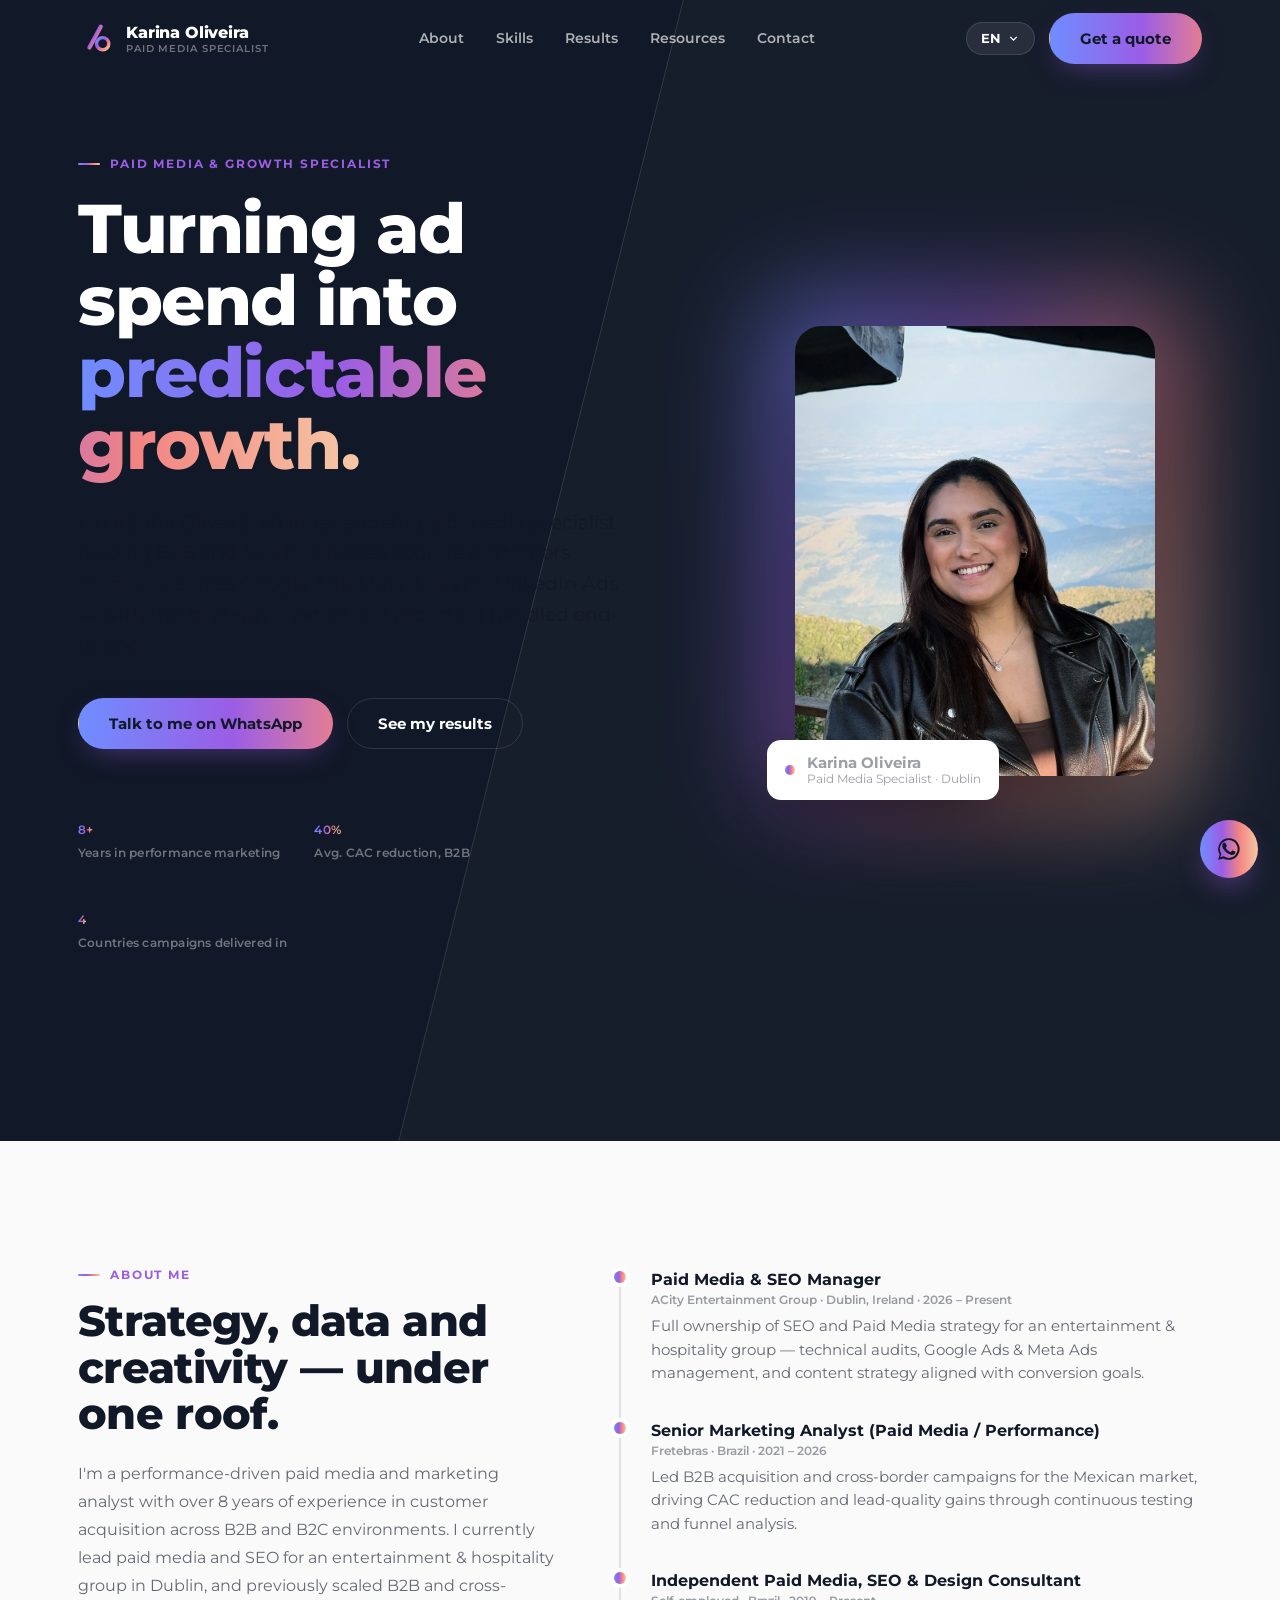
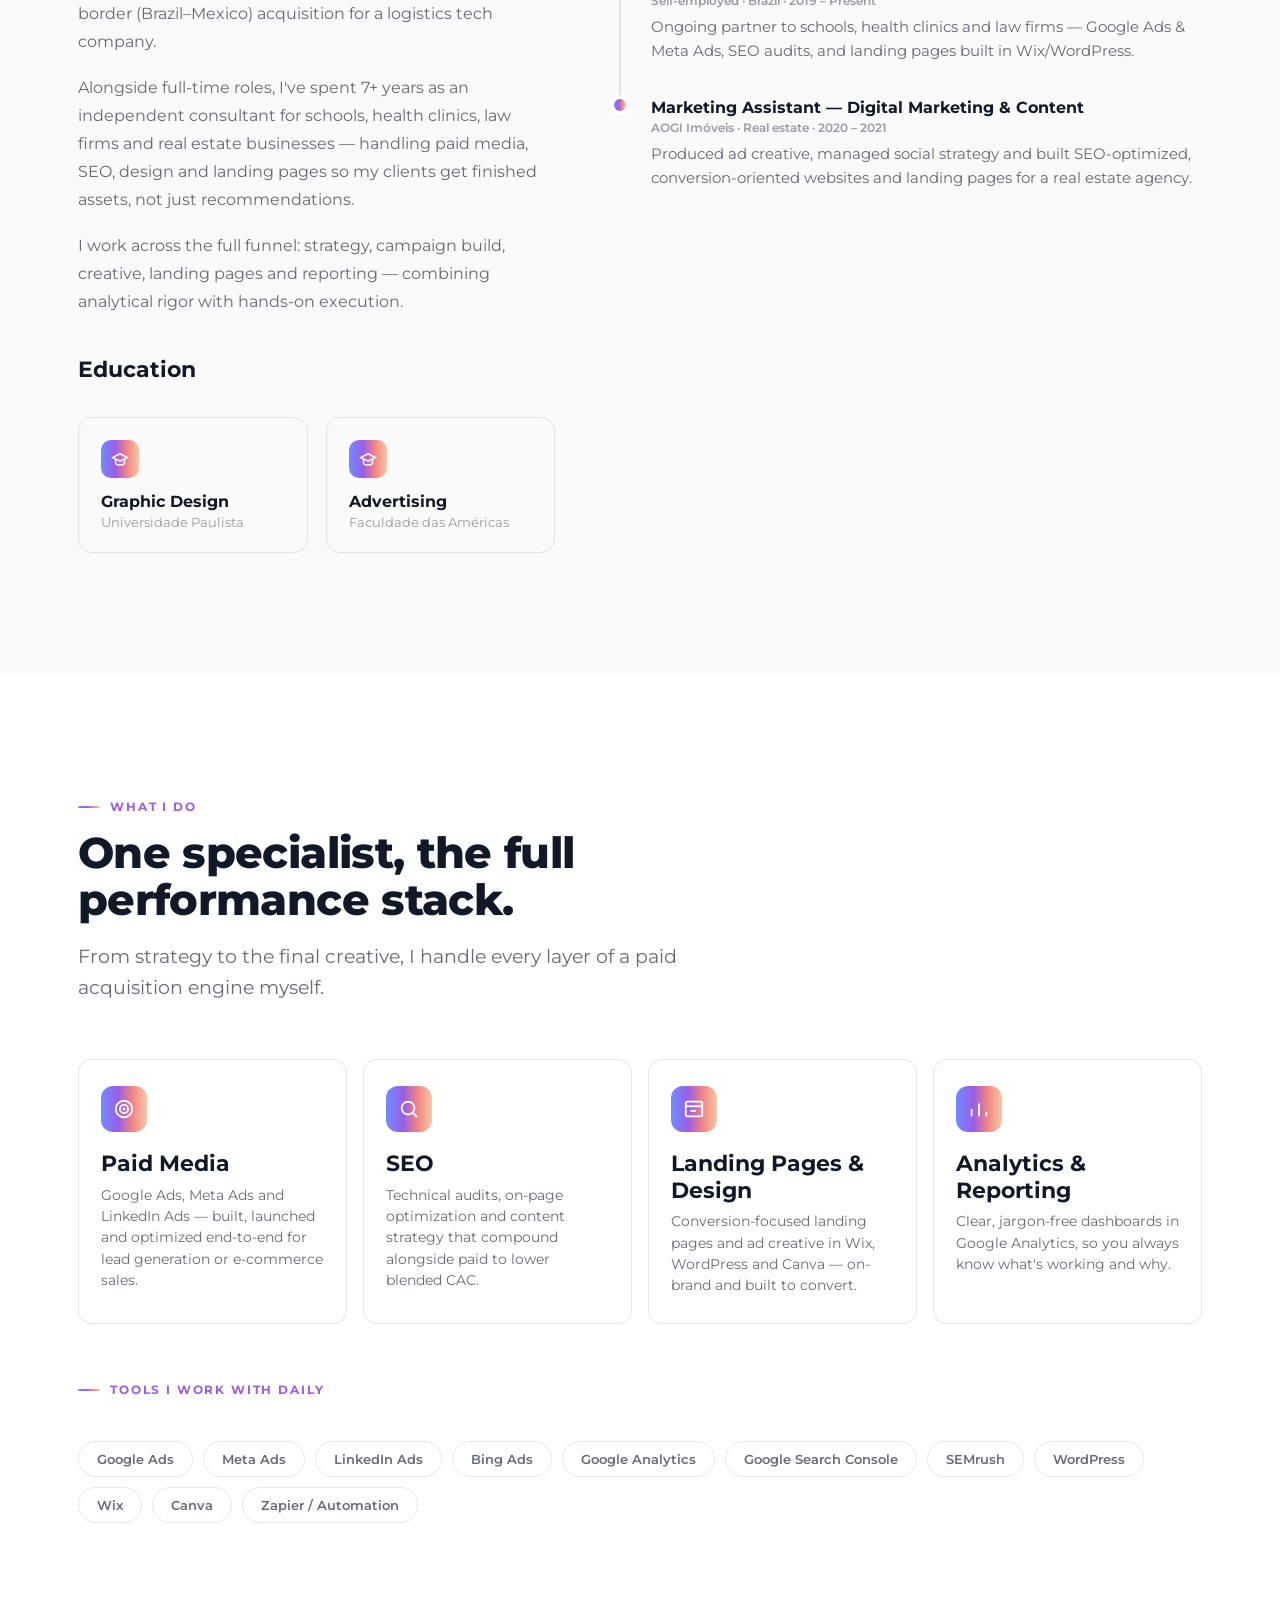
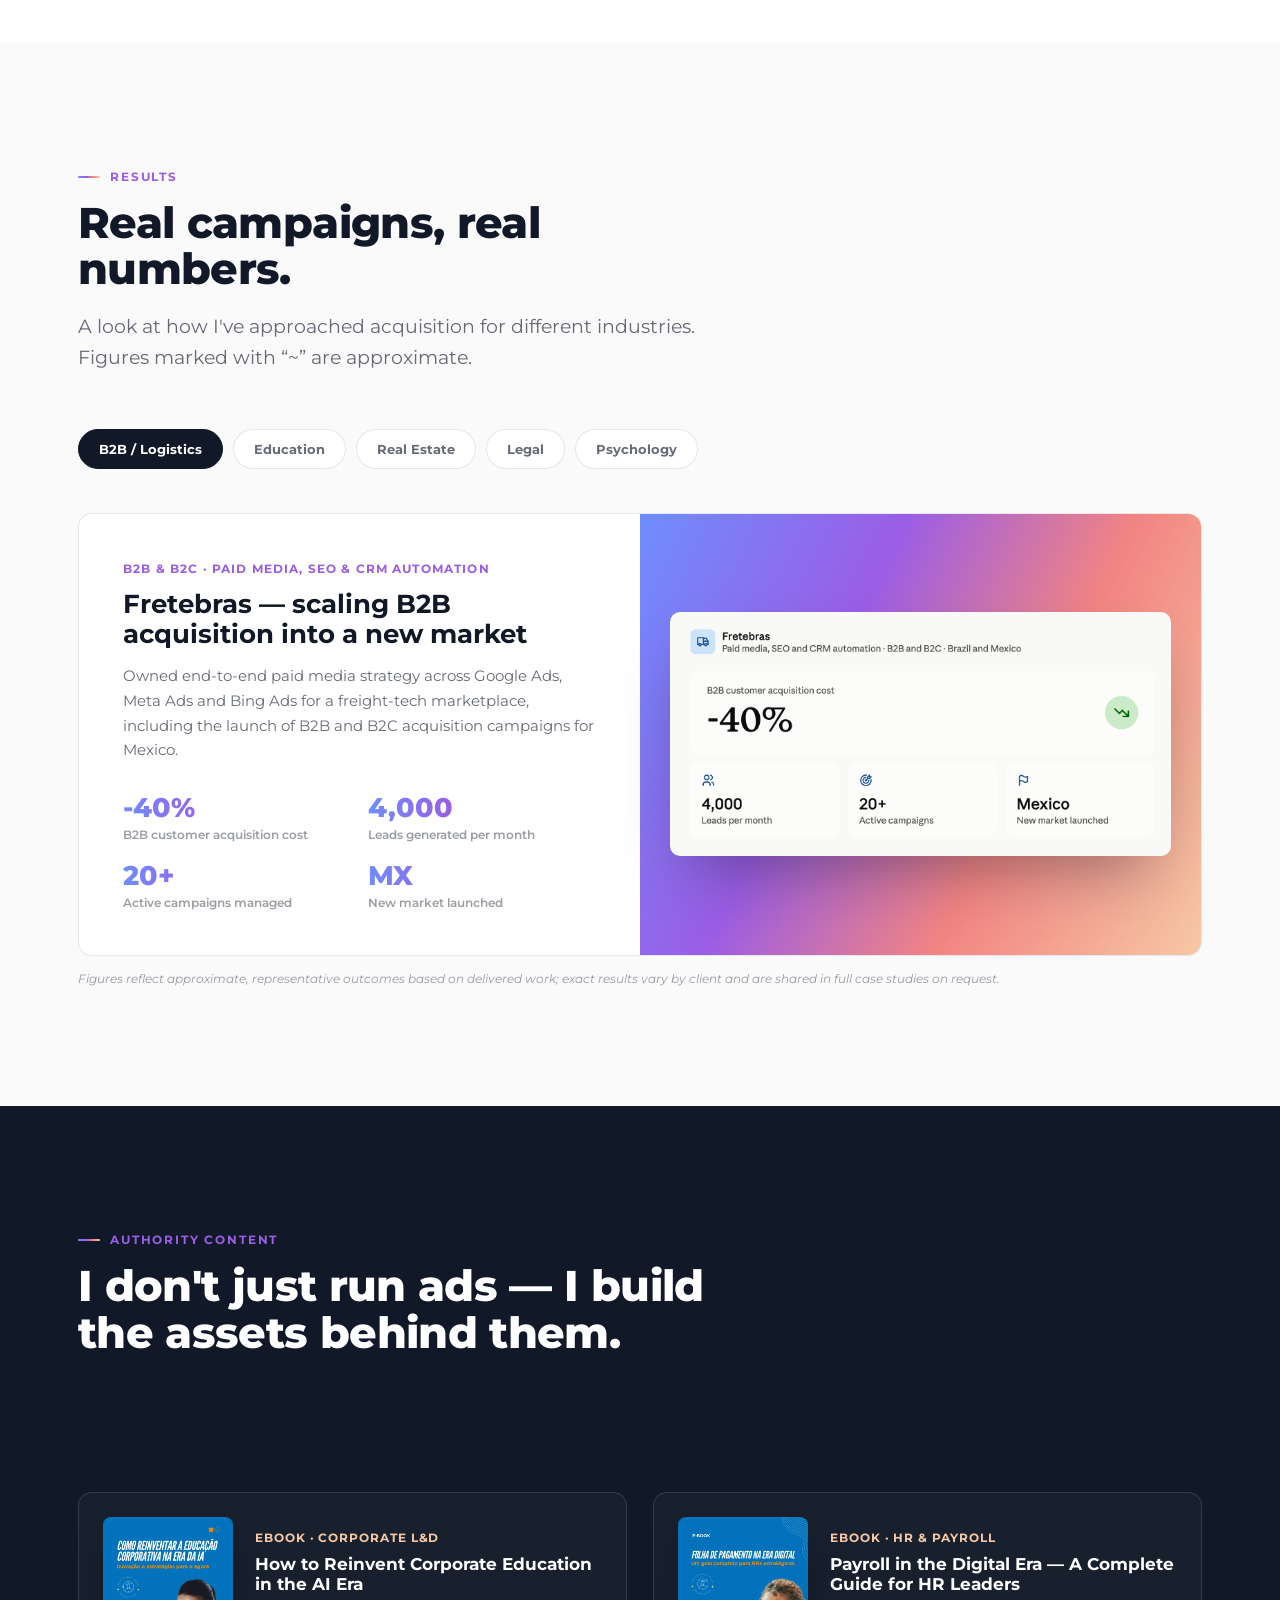
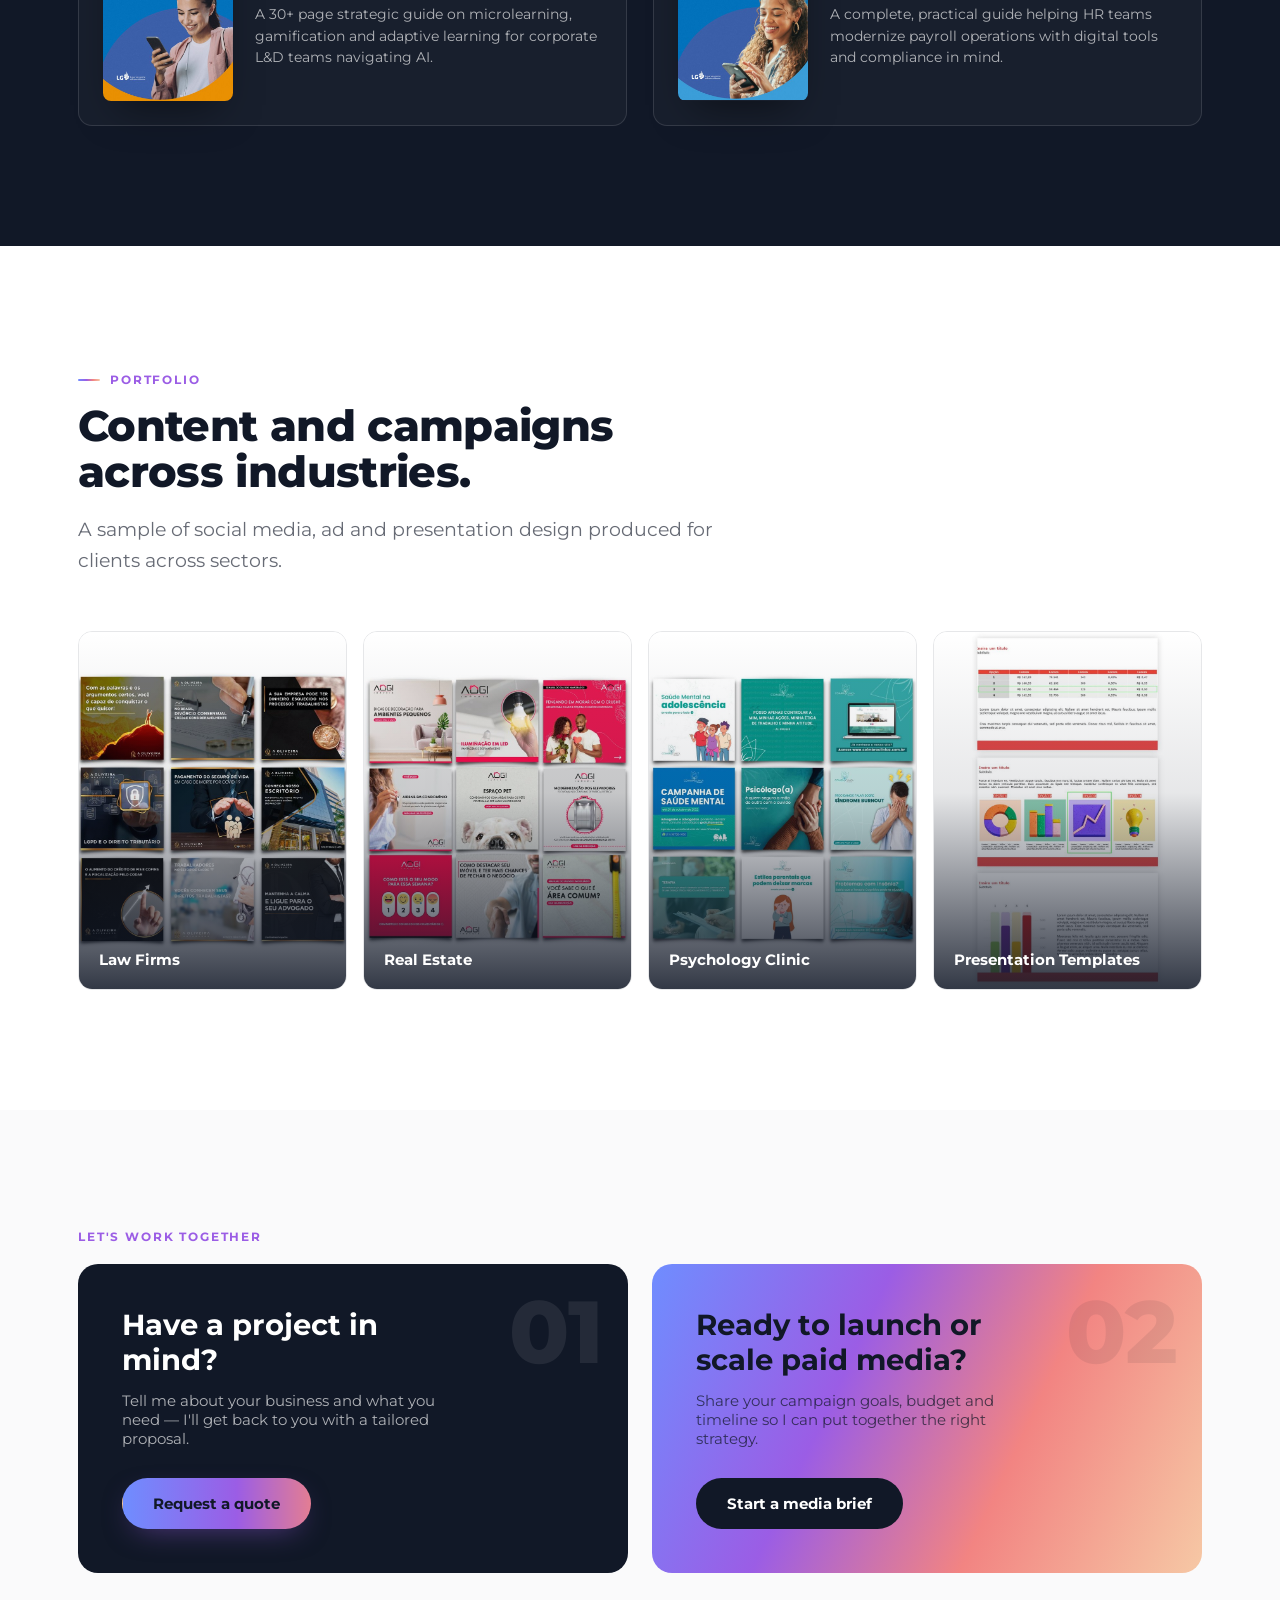
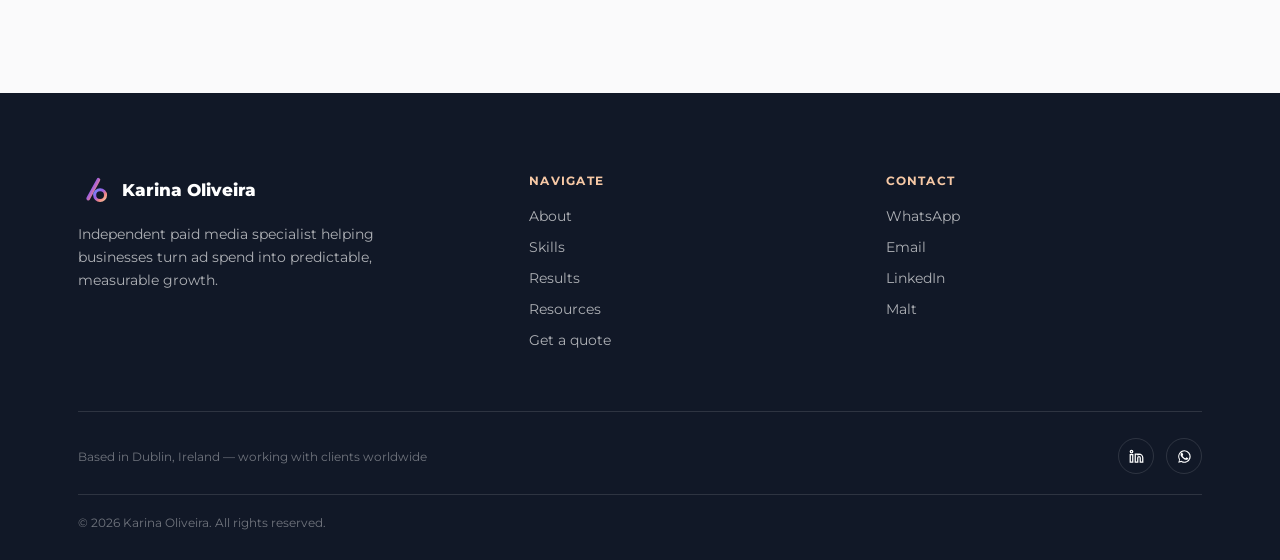
<file: index.html>
<!DOCTYPE html>
<html lang="en">
<head>
<meta charset="UTF-8">
<meta name="viewport" content="width=device-width, initial-scale=1.0">
<title>Karina Oliveira — Paid Media & Growth Specialist</title>
<meta name="description" content="Karina Oliveira — independent Paid Media & Growth Specialist. Google Ads, Meta Ads, LinkedIn Ads, SEO and conversion-focused design.">
<link rel="icon" href="data:image/svg+xml,<svg xmlns=%22http://www.w3.org/2000/svg%22 viewBox=%220 0 40 40%22><defs><linearGradient id=%22g%22 x1=%220%25%22 y1=%220%25%22 x2=%22100%25%22 y2=%22100%25%22><stop offset=%220%25%22 stop-color=%22%236F8DFF%22/><stop offset=%2240%25%22 stop-color=%22%239B5DE5%22/><stop offset=%2270%25%22 stop-color=%22%23F28482%22/><stop offset=%22100%25%22 stop-color=%22%23F6C8A5%22/></linearGradient></defs><rect width=%2240%22 height=%2240%22 rx=%2210%22 fill=%22%23111827%22/><line x1=%2212%22 y1=%2230%22 x2=%2224%22 y2=%228%22 stroke=%22url(%23g)%22 stroke-width=%224.4%22 stroke-linecap=%22round%22/><circle cx=%2226%22 cy=%2226%22 r=%226.4%22 stroke=%22url(%23g)%22 stroke-width=%223.6%22 fill=%22none%22/></svg>">
<link rel="preconnect" href="https://fonts.googleapis.com">
<link rel="preconnect" href="https://fonts.gstatic.com" crossorigin>
<link href="https://fonts.googleapis.com/css2?family=Montserrat:wght@400;500;600;700;800&display=swap" rel="stylesheet">
<link rel="stylesheet" href="style.css">
</head>
<body>

<a href="#main" class="skip-link" data-i18n="skip">Skip to content</a>

<!-- ============== NAV ============== -->
<header class="nav">
  <div class="wrap nav-inner">
    <a href="index.html" class="brand">
      <svg class="mark" viewBox="0 0 40 40" xmlns="http://www.w3.org/2000/svg">
        <defs><linearGradient id="gNav1" x1="0%" y1="0%" x2="100%" y2="100%">
          <stop offset="0%" stop-color="#6F8DFF"/><stop offset="40%" stop-color="#9B5DE5"/>
          <stop offset="70%" stop-color="#F28482"/><stop offset="100%" stop-color="#F6C8A5"/>
        </linearGradient></defs>
        <line x1="12" y1="30" x2="24" y2="8" stroke="url(#gNav1)" stroke-width="4.4" stroke-linecap="round"/>
        <circle cx="26" cy="26" r="6.4" stroke="url(#gNav1)" stroke-width="3.6" fill="none"/>
      </svg>
      <span>
        <span class="brand-name">Karina Oliveira</span>
        <span class="brand-role">Paid Media Specialist</span>
      </span>
    </a>

    <nav class="nav-links">
      <a href="#about" data-i18n="nav_about">About</a>
      <a href="#skills" data-i18n="nav_skills">Skills</a>
      <a href="#cases" data-i18n="nav_cases">Results</a>
      <a href="#resources" data-i18n="nav_resources">Resources</a>
      <a href="#contact" data-i18n="nav_contact">Contact</a>
    </nav>

    <div class="nav-right">
      <div class="lang-switch">
        <button class="lang-btn" type="button" aria-haspopup="true">
          <span data-lang-current>EN</span>
          <svg viewBox="0 0 24 24" fill="none" stroke="currentColor" stroke-width="2.4"><polyline points="6 9 12 15 18 9"/></svg>
        </button>
        <div class="lang-menu">
          <button type="button" data-lang-option="en">English <span>🇬🇧</span></button>
          <button type="button" data-lang-option="pt">Português <span>🇧🇷</span></button>
          <button type="button" data-lang-option="es">Español <span>🇪🇸</span></button>
        </div>
      </div>

      <a class="btn btn-grad nav-cta" data-i18n="nav_cta" data-i18n-wa="wa_nav" href="#" target="_blank" rel="noopener">Get a quote</a>

      <button class="burger" type="button" aria-label="Menu">
        <svg viewBox="0 0 24 24" fill="none" stroke="currentColor" stroke-width="2.2"><line x1="3" y1="6" x2="21" y2="6"/><line x1="3" y1="12" x2="21" y2="12"/><line x1="3" y1="18" x2="21" y2="18"/></svg>
      </button>
    </div>
  </div>
</header>

<div class="mobile-panel">
  <a href="#about" data-i18n="nav_about">About</a>
  <a href="#skills" data-i18n="nav_skills">Skills</a>
  <a href="#cases" data-i18n="nav_cases">Results</a>
  <a href="#resources" data-i18n="nav_resources">Resources</a>
  <a href="#contact" data-i18n="nav_contact">Contact</a>
  <a class="btn btn-grad" data-i18n="nav_cta" data-i18n-wa="wa_nav" href="#" target="_blank" rel="noopener">Get a quote</a>
</div>

<main id="main">

  <!-- ============== HERO ============== -->
  <section class="hero">
    <div class="wrap hero-grid">
      <div>
        <span class="eyebrow on-dark" data-i18n="hero_eyebrow">Paid Media & Growth Specialist</span>
        <h1>
          <span data-i18n="hero_title_a">Turning ad spend into</span>
          <span class="accent" data-i18n="hero_title_b">predictable growth.</span>
        </h1>
        <p class="lede hero-sub on-dark" data-i18n="hero_sub">I'm Karina Oliveira, an independent paid media specialist...</p>

        <div class="hero-actions">
          <a class="btn btn-grad" data-i18n="hero_cta_primary" data-i18n-wa="wa_hero" href="#" target="_blank" rel="noopener">
            <svg viewBox="0 0 24 24" fill="currentColor"><path d="M17.5 14.4c-.3-.15-1.8-.9-2.1-1-.3-.1-.5-.15-.7.15-.2.3-.8 1-.95 1.15-.17.15-.35.18-.65.03-.3-.15-1.25-.46-2.4-1.48-.9-.8-1.5-1.78-1.67-2.08-.17-.3 0-.46.13-.6.14-.14.3-.35.45-.53.15-.18.2-.3.3-.5.1-.2.05-.38-.02-.53-.08-.15-.7-1.7-.97-2.32-.25-.6-.5-.52-.7-.53h-.6c-.2 0-.53.08-.8.38-.28.3-1.05 1.02-1.05 2.5 0 1.47 1.08 2.9 1.23 3.1.15.2 2.1 3.2 5.1 4.5.7.3 1.27.5 1.7.63.7.22 1.35.2 1.86.12.57-.08 1.8-.73 2.05-1.45.25-.7.25-1.3.17-1.45-.07-.15-.27-.23-.57-.38z"/><path d="M12 2a10 10 0 0 0-8.6 15.1L2 22l4.9-1.3A10 10 0 1 0 12 2zm0 18.2c-1.6 0-3.1-.42-4.4-1.2l-.32-.2-3.3.9.9-3.2-.2-.33A8.2 8.2 0 1 1 12 20.2z"/></svg>
          </a>
          <a class="btn btn-outline" href="#cases" data-i18n="hero_cta_secondary">See my results</a>
        </div>

        <div class="hero-stats" data-reveal="stagger">
          <div class="hero-stat"><b><span class="g" data-i18n="hero_stat1_num">8+</span></b><span data-i18n="hero_stat1_label">Years in performance marketing</span></div>
          <div class="hero-stat"><b><span class="g" data-i18n="hero_stat2_num">40%</span></b><span data-i18n="hero_stat2_label">Avg. CAC reduction, B2B</span></div>
          <div class="hero-stat"><b><span class="g" data-i18n="hero_stat3_num">4</span></b><span data-i18n="hero_stat3_label">Countries campaigns delivered in</span></div>
        </div>
      </div>

      <div class="hero-portrait">
        <div class="hero-portrait-glow"></div>
        <div class="hero-portrait-frame">
          <img src="hero-portrait.jpg" alt="Karina Oliveira">
        </div>
        <div class="hero-portrait-card">
          <span class="dot"></span>
          <span>
            <b data-i18n="hero_card_name">Karina Oliveira</b>
            <span data-i18n="hero_card_role">Paid Media Specialist · Dublin</span>
          </span>
        </div>
      </div>
    </div>
  </section>

  <!-- ============== ABOUT ============== -->
  <section id="about" class="section-pad bg-mist">
    <div class="wrap about-grid">
      <div data-reveal>
        <span class="eyebrow" data-i18n="about_eyebrow">About me</span>
        <h2 style="margin-top:16px;" data-i18n="about_title">Strategy, data and creativity — under one roof.</h2>
        <div class="about-copy" style="margin-top:22px;">
          <p data-i18n="about_p1">Bio paragraph 1.</p>
          <p data-i18n="about_p2">Bio paragraph 2.</p>
          <p data-i18n="about_p3">Bio paragraph 3.</p>
        </div>

        <h3 class="about-edu_title" style="margin-top:40px;" data-i18n="about_edu_title">Education</h3>
        <div class="edu-grid">
          <div class="edu-card">
            <div class="icon"><svg viewBox="0 0 24 24" fill="none" stroke="currentColor" stroke-width="2"><path d="M22 10 12 5 2 10l10 5 10-5Z"/><path d="M6 12v5c0 1.5 2.7 3 6 3s6-1.5 6-3v-5"/></svg></div>
            <b data-i18n="about_edu1_name">Graphic Design</b>
            <span data-i18n="about_edu1_school">Universidade Paulista</span>
          </div>
          <div class="edu-card">
            <div class="icon"><svg viewBox="0 0 24 24" fill="none" stroke="currentColor" stroke-width="2"><path d="M22 10 12 5 2 10l10 5 10-5Z"/><path d="M6 12v5c0 1.5 2.7 3 6 3s6-1.5 6-3v-5"/></svg></div>
            <b data-i18n="about_edu2_name">Advertising</b>
            <span data-i18n="about_edu2_school">Faculdade das Américas</span>
          </div>
        </div>
      </div>

      <div class="timeline" data-reveal>
        <div class="tl-item">
          <div class="tl-role" data-i18n="tl1_role">Paid Media & SEO Manager</div>
          <div class="tl-meta" data-i18n="tl1_meta">ACity Entertainment Group · Dublin</div>
          <p class="tl-desc" data-i18n="tl1_desc">desc</p>
        </div>
        <div class="tl-item">
          <div class="tl-role" data-i18n="tl2_role">Senior Marketing Analyst</div>
          <div class="tl-meta" data-i18n="tl2_meta">Fretebras</div>
          <p class="tl-desc" data-i18n="tl2_desc">desc</p>
        </div>
        <div class="tl-item">
          <div class="tl-role" data-i18n="tl3_role">Independent Consultant</div>
          <div class="tl-meta" data-i18n="tl3_meta">Self-employed</div>
          <p class="tl-desc" data-i18n="tl3_desc">desc</p>
        </div>
        <div class="tl-item">
          <div class="tl-role" data-i18n="tl4_role">Marketing Assistant</div>
          <div class="tl-meta" data-i18n="tl4_meta">AOGI Imóveis</div>
          <p class="tl-desc" data-i18n="tl4_desc">desc</p>
        </div>
      </div>
    </div>
  </section>

  <!-- ============== SKILLS ============== -->
  <section id="skills" class="section-pad">
    <div class="wrap">
      <div class="section-head" data-reveal>
        <span class="eyebrow" data-i18n="skills_eyebrow">What I do</span>
        <h2 data-i18n="skills_title">One specialist, the full performance stack.</h2>
        <p class="lede" data-i18n="skills_sub">From strategy to the final creative...</p>
      </div>

      <div class="skills-grid" data-reveal="stagger">
        <div class="skill-card">
          <div class="icon"><svg viewBox="0 0 24 24" fill="none" stroke="#fff" stroke-width="2"><circle cx="12" cy="12" r="9"/><circle cx="12" cy="12" r="4.5"/><circle cx="12" cy="12" r=".6" fill="#fff"/></svg></div>
          <h3 data-i18n="sk1_title">Paid Media</h3>
          <p data-i18n="sk1_desc">desc</p>
        </div>
        <div class="skill-card">
          <div class="icon"><svg viewBox="0 0 24 24" fill="none" stroke="#fff" stroke-width="2"><circle cx="11" cy="11" r="7"/><line x1="21" y1="21" x2="16.6" y2="16.6"/></svg></div>
          <h3 data-i18n="sk2_title">SEO</h3>
          <p data-i18n="sk2_desc">desc</p>
        </div>
        <div class="skill-card">
          <div class="icon"><svg viewBox="0 0 24 24" fill="none" stroke="#fff" stroke-width="2"><rect x="3" y="4" width="18" height="16" rx="2"/><line x1="3" y1="9" x2="21" y2="9"/><line x1="8" y1="14" x2="14" y2="14"/></svg></div>
          <h3 data-i18n="sk3_title">Landing Pages & Design</h3>
          <p data-i18n="sk3_desc">desc</p>
        </div>
        <div class="skill-card">
          <div class="icon"><svg viewBox="0 0 24 24" fill="none" stroke="#fff" stroke-width="2"><line x1="4" y1="20" x2="4" y2="12"/><line x1="12" y1="20" x2="12" y2="6"/><line x1="20" y1="20" x2="20" y2="15"/></svg></div>
          <h3 data-i18n="sk4_title">Analytics & Reporting</h3>
          <p data-i18n="sk4_desc">desc</p>
        </div>
      </div>

      <div style="margin-top:52px;" data-reveal>
        <span class="eyebrow" data-i18n="tools_eyebrow">Tools I work with daily</span>
        <div class="tool-row">
          <span class="tool-chip">Google Ads</span>
          <span class="tool-chip">Meta Ads</span>
          <span class="tool-chip">LinkedIn Ads</span>
          <span class="tool-chip">Bing Ads</span>
          <span class="tool-chip">Google Analytics</span>
          <span class="tool-chip">Google Search Console</span>
          <span class="tool-chip">SEMrush</span>
          <span class="tool-chip">WordPress</span>
          <span class="tool-chip">Wix</span>
          <span class="tool-chip">Canva</span>
          <span class="tool-chip">Zapier / Automation</span>
        </div>
      </div>
    </div>
  </section>

  <!-- ============== CASES ============== -->
  <section id="cases" class="section-pad bg-mist">
    <div class="wrap">
      <div class="section-head" data-reveal>
        <span class="eyebrow" data-i18n="cases_eyebrow">Results</span>
        <h2 data-i18n="cases_title">Real campaigns, real numbers.</h2>
        <p class="lede" data-i18n="cases_sub">A look at how I've approached acquisition...</p>
      </div>

      <div class="case-tabs" data-reveal>
        <button class="case-tab active" data-tab="t1" data-i18n="tab1">B2B / Logistics</button>
        <button class="case-tab" data-tab="t2" data-i18n="tab2">Education</button>
        <button class="case-tab" data-tab="t3" data-i18n="tab3">Real Estate</button>
        <button class="case-tab" data-tab="t4" data-i18n="tab4">Legal</button>
        <button class="case-tab" data-tab="t5" data-i18n="tab5">Psychology</button>
      </div>

      <div class="case-panel active" data-panel="t1">
        <div class="case-card">
          <div class="case-info">
            <span class="tag" data-i18n="c1_tag">B2B & B2C</span>
            <h3 data-i18n="c1_title">Fretebras</h3>
            <p class="desc" data-i18n="c1_desc">desc</p>
            <div class="case-stats">
              <div class="case-stat"><b data-i18n="c1_s1n">-40%</b><span data-i18n="c1_s1l">CAC</span></div>
              <div class="case-stat"><b data-i18n="c1_s2n">4,000</b><span data-i18n="c1_s2l">Leads</span></div>
              <div class="case-stat"><b data-i18n="c1_s3n">20+</b><span data-i18n="c1_s3l">Campaigns</span></div>
              <div class="case-stat"><b data-i18n="c1_s4n">MX</b><span data-i18n="c1_s4l">Market</span></div>
            </div>
          </div>
          <div class="case-visual"><img src="fretebras-case.png" alt="Fretebras case study"></div>
        </div>
      </div>

      <div class="case-panel" data-panel="t2">
        <div class="case-card">
          <div class="case-info">
            <span class="tag" data-i18n="c2_tag">Education</span>
            <h3 data-i18n="c2_title">Escola Gracinha</h3>
            <p class="desc" data-i18n="c2_desc">desc</p>
            <div class="case-stats">
              <div class="case-stat"><b data-i18n="c2_s1n">-53%</b><span data-i18n="c2_s1l">CPL</span></div>
              <div class="case-stat"><b data-i18n="c2_s2n">2x</b><span data-i18n="c2_s2l">Leads</span></div>
              <div class="case-stat"><b data-i18n="c2_s3n">20.1%</b><span data-i18n="c2_s3l">CTR</span></div>
              <div class="case-stat"><b data-i18n="c2_s4n">75%</b><span data-i18n="c2_s4l">Valid leads</span></div>
            </div>
          </div>
          <div class="case-visual"><img src="escola-gracinha-case.png" alt="Escola Gracinha case study"></div>
        </div>
      </div>

      <div class="case-panel" data-panel="t3">
        <div class="case-card">
          <div class="case-info">
            <span class="tag" data-i18n="c3_tag">Real estate</span>
            <h3 data-i18n="c3_title">AOGI Imóveis</h3>
            <p class="desc" data-i18n="c3_desc">desc</p>
            <div class="case-stats">
              <div class="case-stat"><b data-i18n="c3_s1n">~2x</b><span data-i18n="c3_s1l">Engagement</span></div>
              <div class="case-stat"><b data-i18n="c3_s2n">~30</b><span data-i18n="c3_s2l">Assets/mo</span></div>
              <div class="case-stat"><b data-i18n="c3_s3n">100%</b><span data-i18n="c3_s3l">On-brand</span></div>
              <div class="case-stat"><b data-i18n="c3_s4n">~15%</b><span data-i18n="c3_s4l">Organic traffic</span></div>
            </div>
          </div>
          <div class="case-visual"><img src="sector-realestate.jpg" alt="AOGI Imóveis case study"></div>
        </div>
      </div>

      <div class="case-panel" data-panel="t4">
        <div class="case-card">
          <div class="case-info">
            <span class="tag" data-i18n="c4_tag">Legal</span>
            <h3 data-i18n="c4_title">Law firms</h3>
            <p class="desc" data-i18n="c4_desc">desc</p>
            <div class="case-stats">
              <div class="case-stat"><b data-i18n="c4_s1n">~2</b><span data-i18n="c4_s1l">Firms</span></div>
              <div class="case-stat"><b data-i18n="c4_s2n">~25+</b><span data-i18n="c4_s2l">Assets</span></div>
              <div class="case-stat"><b data-i18n="c4_s3n">100%</b><span data-i18n="c4_s3l">Compliant</span></div>
              <div class="case-stat"><b data-i18n="c4_s4n">~4x</b><span data-i18n="c4_s4l">Weekly cadence</span></div>
            </div>
          </div>
          <div class="case-visual"><img src="sector-legal.jpg" alt="Law firm case study"></div>
        </div>
      </div>

      <div class="case-panel" data-panel="t5">
        <div class="case-card">
          <div class="case-info">
            <span class="tag" data-i18n="c5_tag">Healthcare</span>
            <h3 data-i18n="c5_title">Psychology clinic</h3>
            <p class="desc" data-i18n="c5_desc">desc</p>
            <div class="case-stats">
              <div class="case-stat"><b data-i18n="c5_s1n">~2x</b><span data-i18n="c5_s1l">Consultations</span></div>
              <div class="case-stat"><b data-i18n="c5_s2n">~20</b><span data-i18n="c5_s2l">Posts</span></div>
              <div class="case-stat"><b data-i18n="c5_s3n">1</b><span data-i18n="c5_s3l">Landing page</span></div>
              <div class="case-stat"><b data-i18n="c5_s4n">~30%</b><span data-i18n="c5_s4l">Cost per lead</span></div>
            </div>
          </div>
          <div class="case-visual"><img src="sector-psych.jpg" alt="Psychology clinic case study"></div>
        </div>
      </div>

      <p class="case-note" data-i18n="case_note">Figures reflect approximate outcomes.</p>
    </div>
  </section>

  <!-- ============== RESOURCES (ebooks) ============== -->
  <section id="resources" class="section-pad bg-ink">
    <div class="wrap">
      <div class="section-head" data-reveal>
        <span class="eyebrow on-dark" data-i18n="res_eyebrow">Authority content</span>
        <h2 data-i18n="res_title">I don't just run ads — I build the assets behind them.</h2>
        <p class="lede on-dark" data-i18n="res_sub">Two recent long-form guides...</p>
      </div>

      <div class="res-grid" data-reveal="stagger">
        <div class="res-card">
          <div class="res-cover"><img src="ebook-ai.jpg" alt="Corporate education eBook cover"></div>
          <div>
            <span class="tag" data-i18n="res1_tag">eBook</span><br>
            <h3 style="margin-top:8px;" data-i18n="res1_title">How to Reinvent Corporate Education in the AI Era</h3>
            <p data-i18n="res1_desc">desc</p>
          </div>
        </div>
        <div class="res-card">
          <div class="res-cover"><img src="ebook-payroll.jpg" alt="Payroll eBook cover"></div>
          <div>
            <span class="tag" data-i18n="res2_tag">eBook</span><br>
            <h3 style="margin-top:8px;" data-i18n="res2_title">Payroll in the Digital Era</h3>
            <p data-i18n="res2_desc">desc</p>
          </div>
        </div>
      </div>
    </div>
  </section>

  <!-- ============== SECTOR PORTFOLIO ============== -->
  <section class="section-pad">
    <div class="wrap">
      <div class="section-head" data-reveal>
        <span class="eyebrow" data-i18n="sector_eyebrow">Portfolio</span>
        <h2 data-i18n="sector_title">Content and campaigns across industries.</h2>
        <p class="lede" data-i18n="sector_sub">A sample of social media, ad and presentation design...</p>
      </div>
      <div class="sector-grid" data-reveal="stagger">
        <div class="sector-card"><img src="sector-legal.jpg" alt="Law firm content"><div class="overlay"><span data-i18n="sector1">Law Firms</span></div></div>
        <div class="sector-card"><img src="sector-realestate.jpg" alt="Real estate content"><div class="overlay"><span data-i18n="sector2">Real Estate</span></div></div>
        <div class="sector-card"><img src="sector-psych.jpg" alt="Psychology clinic content"><div class="overlay"><span data-i18n="sector3">Psychology Clinic</span></div></div>
        <div class="sector-card"><img src="sector-presentations.jpg" alt="Presentation templates"><div class="overlay"><span data-i18n="sector4">Presentation Templates</span></div></div>
      </div>
    </div>
  </section>

  <!-- ============== SPLIT CTA ============== -->
  <section id="contact" class="section-pad bg-mist">
    <div class="wrap">
      <span class="eyebrow" data-i18n="split_eyebrow" style="display:block;margin-bottom:20px;">Let's work together</span>
      <div class="split-cta" data-reveal="stagger">
        <div class="split-card ink">
          <span class="num">01</span>
          <div>
            <h3 data-i18n="split1_title">Have a project in mind?</h3>
            <p data-i18n="split1_desc">desc</p>
          </div>
          <a class="btn btn-grad" href="orcamento.html" data-i18n="split1_btn">Request a quote</a>
        </div>
        <div class="split-card grad">
          <span class="num" style="color:#111827;">02</span>
          <div>
            <h3 data-i18n="split2_title">Ready to launch or scale paid media?</h3>
            <p data-i18n="split2_desc">desc</p>
          </div>
          <a class="btn" style="background:#111827;color:#fff;" href="briefing-midia-paga.html" data-i18n="split2_btn">Start a media brief</a>
        </div>
      </div>
    </div>
  </section>

</main>

<!-- ============== FOOTER ============== -->
<footer>
  <div class="wrap">
    <div class="footer-grid">
      <div>
        <div class="footer-brand">
          <svg class="mark" viewBox="0 0 40 40" xmlns="http://www.w3.org/2000/svg">
            <defs><linearGradient id="gFoot1" x1="0%" y1="0%" x2="100%" y2="100%">
              <stop offset="0%" stop-color="#6F8DFF"/><stop offset="40%" stop-color="#9B5DE5"/>
              <stop offset="70%" stop-color="#F28482"/><stop offset="100%" stop-color="#F6C8A5"/>
            </linearGradient></defs>
            <line x1="12" y1="30" x2="24" y2="8" stroke="url(#gFoot1)" stroke-width="4.4" stroke-linecap="round"/>
            <circle cx="26" cy="26" r="6.4" stroke="url(#gFoot1)" stroke-width="3.6" fill="none"/>
          </svg>
          <span>Karina Oliveira</span>
        </div>
        <p style="max-width:320px;color:var(--ink-soft);font-size:.9rem;line-height:1.6;" data-i18n="footer_tagline">tagline</p>
      </div>

      <div class="footer-col">
        <h4 data-i18n="footer_nav_title">Navigate</h4>
        <ul>
          <li><a href="#about" data-i18n="nav_about">About</a></li>
          <li><a href="#skills" data-i18n="nav_skills">Skills</a></li>
          <li><a href="#cases" data-i18n="nav_cases">Results</a></li>
          <li><a href="#resources" data-i18n="nav_resources">Resources</a></li>
          <li><a href="orcamento.html" data-i18n="nav_cta">Get a quote</a></li>
        </ul>
      </div>

      <div class="footer-col">
        <h4 data-i18n="footer_contact_title">Contact</h4>
        <ul>
          <li><a data-i18n="footer_whatsapp" data-i18n-wa="wa_footer" href="#" target="_blank" rel="noopener">WhatsApp</a></li>
          <li><a data-i18n="footer_email" href="mailto:karina.veiras@gmail.com">Email</a></li>
          <li><a href="https://www.linkedin.com/in/karina-oliveira-976225128/" target="_blank" rel="noopener">LinkedIn</a></li>
          <li><a href="https://www.malt.com/profile/karinasilva" target="_blank" rel="noopener">Malt</a></li>
        </ul>
      </div>
    </div>

    <div class="footer-bottom">
      <p data-i18n="footer_location">Based in Dublin, Ireland</p>
      <div class="footer-socials">
        <a href="https://www.linkedin.com/in/karina-oliveira-976225128/" target="_blank" rel="noopener" aria-label="LinkedIn">
          <svg viewBox="0 0 24 24" fill="none" stroke="#fff" stroke-width="2"><path d="M16 8a6 6 0 0 1 6 6v7h-4v-7a2 2 0 0 0-4 0v7h-4V8h4v2a5 5 0 0 1 2-2Z"/><rect x="2" y="9" width="4" height="12"/><circle cx="4" cy="4" r="2"/></svg>
        </a>
        <a data-i18n-wa="wa_footer" href="#" target="_blank" rel="noopener" aria-label="WhatsApp">
          <svg viewBox="0 0 24 24" fill="#fff"><path d="M17.5 14.4c-.3-.15-1.8-.9-2.1-1-.3-.1-.5-.15-.7.15-.2.3-.8 1-.95 1.15-.17.15-.35.18-.65.03-.3-.15-1.25-.46-2.4-1.48-.9-.8-1.5-1.78-1.67-2.08-.17-.3 0-.46.13-.6.14-.14.3-.35.45-.53.15-.18.2-.3.3-.5.1-.2.05-.38-.02-.53-.08-.15-.7-1.7-.97-2.32-.25-.6-.5-.52-.7-.53h-.6c-.2 0-.53.08-.8.38-.28.3-1.05 1.02-1.05 2.5 0 1.47 1.08 2.9 1.23 3.1.15.2 2.1 3.2 5.1 4.5.7.3 1.27.5 1.7.63.7.22 1.35.2 1.86.12.57-.08 1.8-.73 2.05-1.45.25-.7.25-1.3.17-1.45-.07-.15-.27-.23-.57-.38z"/><path d="M12 2a10 10 0 0 0-8.6 15.1L2 22l4.9-1.3A10 10 0 1 0 12 2zm0 18.2c-1.6 0-3.1-.42-4.4-1.2l-.32-.2-3.3.9.9-3.2-.2-.33A8.2 8.2 0 1 1 12 20.2z"/></svg>
        </a>
      </div>
    </div>
    <div class="footer-bottom" style="border-top:1px solid var(--hair-line);margin-top:20px;padding-top:20px;">
      <p>© <span data-year>2026</span> Karina Oliveira. <span data-i18n="footer_rights">All rights reserved.</span></p>
    </div>
  </div>
</footer>

<a class="wa-float" data-i18n-wa="wa_float" href="#" target="_blank" rel="noopener" aria-label="WhatsApp">
  <svg viewBox="0 0 24 24" fill="currentColor"><path d="M17.5 14.4c-.3-.15-1.8-.9-2.1-1-.3-.1-.5-.15-.7.15-.2.3-.8 1-.95 1.15-.17.15-.35.18-.65.03-.3-.15-1.25-.46-2.4-1.48-.9-.8-1.5-1.78-1.67-2.08-.17-.3 0-.46.13-.6.14-.14.3-.35.45-.53.15-.18.2-.3.3-.5.1-.2.05-.38-.02-.53-.08-.15-.7-1.7-.97-2.32-.25-.6-.5-.52-.7-.53h-.6c-.2 0-.53.08-.8.38-.28.3-1.05 1.02-1.05 2.5 0 1.47 1.08 2.9 1.23 3.1.15.2 2.1 3.2 5.1 4.5.7.3 1.27.5 1.7.63.7.22 1.35.2 1.86.12.57-.08 1.8-.73 2.05-1.45.25-.7.25-1.3.17-1.45-.07-.15-.27-.23-.57-.38z"/><path d="M12 2a10 10 0 0 0-8.6 15.1L2 22l4.9-1.3A10 10 0 1 0 12 2zm0 18.2c-1.6 0-3.1-.42-4.4-1.2l-.32-.2-3.3.9.9-3.2-.2-.33A8.2 8.2 0 1 1 12 20.2z"/></svg>
</a>

<script src="translations.js"></script>
<script src="main.js"></script>
</body>
</html>
</file>
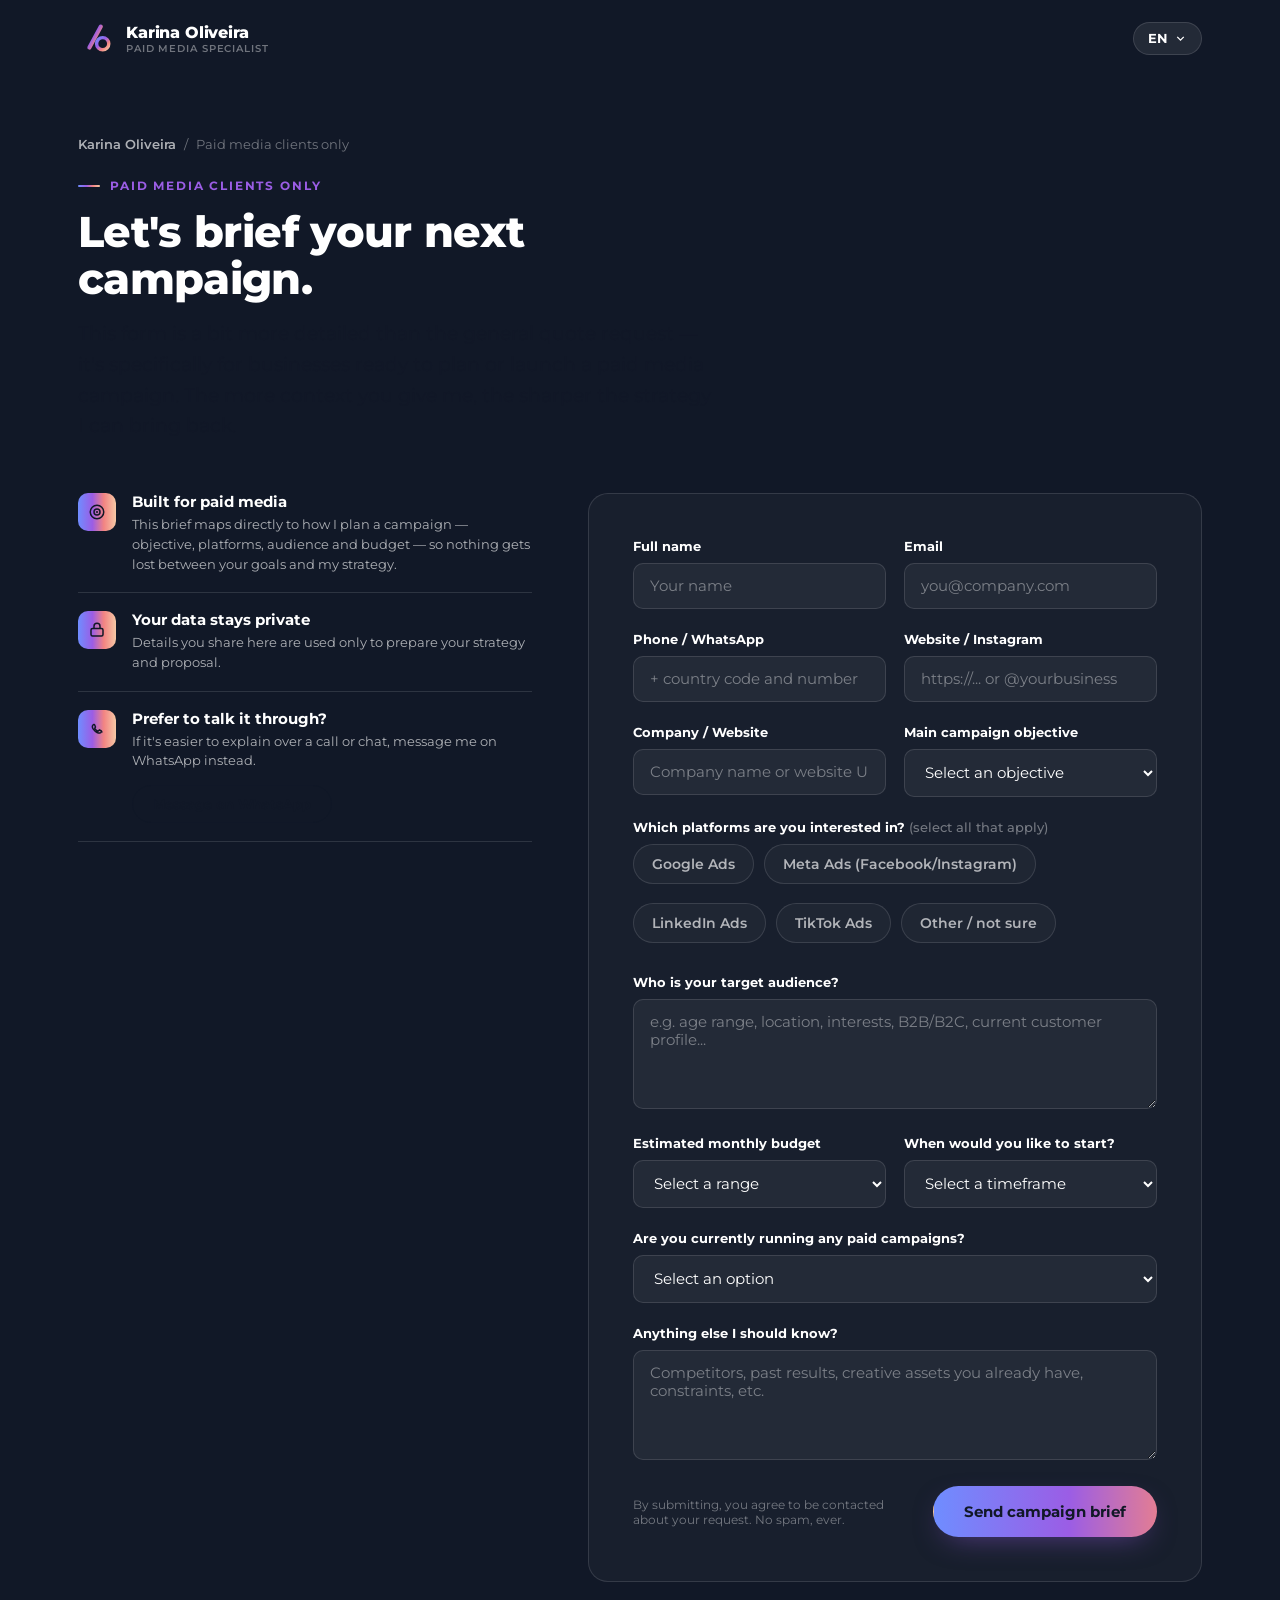
<file: briefing-midia-paga.html>
<!DOCTYPE html>
<html lang="en">
<head>
<meta charset="UTF-8">
<meta name="viewport" content="width=device-width, initial-scale=1.0">
<title>Paid media campaign brief — Karina Oliveira</title>
<meta name="description" content="Brief your paid media campaign with Karina Oliveira — Paid Media & Growth Specialist.">
<link rel="icon" href="data:image/svg+xml,<svg xmlns=%22http://www.w3.org/2000/svg%22 viewBox=%220 0 40 40%22><defs><linearGradient id=%22g%22 x1=%220%25%22 y1=%220%25%22 x2=%22100%25%22 y2=%22100%25%22><stop offset=%220%25%22 stop-color=%22%236F8DFF%22/><stop offset=%2240%25%22 stop-color=%22%239B5DE5%22/><stop offset=%2270%25%22 stop-color=%22%23F28482%22/><stop offset=%22100%25%22 stop-color=%22%23F6C8A5%22/></linearGradient></defs><rect width=%2240%22 height=%2240%22 rx=%2210%22 fill=%22%23111827%22/><line x1=%2212%22 y1=%2230%22 x2=%2224%22 y2=%228%22 stroke=%22url(%23g)%22 stroke-width=%224.4%22 stroke-linecap=%22round%22/><circle cx=%2226%22 cy=%2226%22 r=%226.4%22 stroke=%22url(%23g)%22 stroke-width=%223.6%22 fill=%22none%22/></svg>">
<link rel="preconnect" href="https://fonts.googleapis.com">
<link rel="preconnect" href="https://fonts.gstatic.com" crossorigin>
<link href="https://fonts.googleapis.com/css2?family=Montserrat:wght@400;500;600;700;800&display=swap" rel="stylesheet">
<link rel="stylesheet" href="style.css">
</head>
<body>

<!-- ============== NAV ============== -->
<header class="nav solid" style="position:absolute;">
  <div class="wrap nav-inner">
    <a href="index.html" class="brand">
      <svg class="mark" viewBox="0 0 40 40" xmlns="http://www.w3.org/2000/svg">
        <defs><linearGradient id="gNav3" x1="0%" y1="0%" x2="100%" y2="100%">
          <stop offset="0%" stop-color="#6F8DFF"/><stop offset="40%" stop-color="#9B5DE5"/>
          <stop offset="70%" stop-color="#F28482"/><stop offset="100%" stop-color="#F6C8A5"/>
        </linearGradient></defs>
        <line x1="12" y1="30" x2="24" y2="8" stroke="url(#gNav3)" stroke-width="4.4" stroke-linecap="round"/>
        <circle cx="26" cy="26" r="6.4" stroke="url(#gNav3)" stroke-width="3.6" fill="none"/>
      </svg>
      <span>
        <span class="brand-name">Karina Oliveira</span>
        <span class="brand-role">Paid Media Specialist</span>
      </span>
    </a>
    <div class="nav-right">
      <div class="lang-switch">
        <button class="lang-btn" type="button" aria-haspopup="true">
          <span data-lang-current>EN</span>
          <svg viewBox="0 0 24 24" fill="none" stroke="currentColor" stroke-width="2.4"><polyline points="6 9 12 15 18 9"/></svg>
        </button>
        <div class="lang-menu">
          <button type="button" data-lang-option="en">English <span>🇬🇧</span></button>
          <button type="button" data-lang-option="pt">Português <span>🇧🇷</span></button>
          <button type="button" data-lang-option="es">Español <span>🇪🇸</span></button>
        </div>
      </div>
    </div>
  </div>
</header>

<main class="form-shell">
  <div class="wrap">
    <div class="breadcrumb">
      <a href="index.html">Karina Oliveira</a> <span>/</span> <span data-i18n="mb_eyebrow">Paid media clients only</span>
    </div>

    <div class="form-head">
      <span class="eyebrow on-dark" data-i18n="mb_eyebrow">Paid media clients only</span>
      <h1 class="h2" style="margin-top:16px;" data-i18n="mb_title">Let's brief your next campaign.</h1>
      <p class="lede on-dark" style="margin-top:16px;" data-i18n="mb_sub">sub</p>
    </div>

    <div class="form-layout">
      <div class="form-side">
        <div class="item">
          <div class="ic"><svg viewBox="0 0 24 24" fill="none" stroke="#111827" stroke-width="2"><circle cx="12" cy="12" r="9"/><circle cx="12" cy="12" r="4"/><circle cx="12" cy="12" r=".5" fill="#111827"/></svg></div>
          <div><b data-i18n="mb_side1_t">Built for paid media</b><p data-i18n="mb_side1_p">p</p></div>
        </div>
        <div class="item">
          <div class="ic"><svg viewBox="0 0 24 24" fill="none" stroke="#111827" stroke-width="2"><rect x="4" y="10" width="16" height="10" rx="2"/><path d="M8 10V7a4 4 0 0 1 8 0v3"/></svg></div>
          <div><b data-i18n="mb_side2_t">Your data stays private</b><p data-i18n="mb_side2_p">p</p></div>
        </div>
        <div class="item">
          <div class="ic"><svg viewBox="0 0 24 24" fill="none" stroke="#111827" stroke-width="2"><path d="M17.5 14.4c-.3-.15-1.8-.9-2.1-1-.3-.1-.5-.15-.7.15-.2.3-.8 1-.95 1.15-.17.15-.35.18-.65.03-.3-.15-1.25-.46-2.4-1.48-.9-.8-1.5-1.78-1.67-2.08-.17-.3 0-.46.13-.6.14-.14.3-.35.45-.53.15-.18.2-.3.3-.5.1-.2.05-.38-.02-.53-.08-.15-.7-1.7-.97-2.32-.25-.6-.5-.52-.7-.53h-.6c-.2 0-.53.08-.8.38-.28.3-1.05 1.02-1.05 2.5 0 1.47 1.08 2.9 1.23 3.1.15.2 2.1 3.2 5.1 4.5.7.3 1.27.5 1.7.63.7.22 1.35.2 1.86.12.57-.08 1.8-.73 2.05-1.45.25-.7.25-1.3.17-1.45-.07-.15-.27-.23-.57-.38z"/></svg></div>
          <div>
            <b data-i18n="mb_side3_t">Prefer to talk it through?</b><p data-i18n="mb_side3_p">p</p>
            <a class="btn btn-outline" style="margin-top:14px;padding:10px 20px;font-size:.82rem;" data-i18n="mb_side3_btn" data-i18n-wa="wa_cta_media" href="#" target="_blank" rel="noopener">WhatsApp</a>
          </div>
        </div>
      </div>

      <div>
        <div class="card-form">
          <form data-web3form>
            <input type="hidden" name="access_key" value="e5023227-2488-4b40-a442-842fdbe0e51e">
            <input type="hidden" name="subject" value="New paid media campaign brief — website">
            <input type="hidden" name="from_name" value="Karina Oliveira website — Media brief">
            <input type="checkbox" name="botcheck" class="hidden" style="display:none">

            <div class="row2">
              <div class="field">
                <label data-i18n="f_name">Full name</label>
                <input type="text" name="name" data-i18n-ph="f_name_ph" required>
              </div>
              <div class="field">
                <label data-i18n="f_email">Email</label>
                <input type="email" name="email" data-i18n-ph="f_email_ph" required>
              </div>
            </div>

            <div class="row2">
              <div class="field">
                <label data-i18n="f_phone">Phone / WhatsApp</label>
                <input type="tel" name="phone" data-i18n-ph="f_phone_ph" required>
              </div>
              <div class="field">
                <label data-i18n="f_website">Website / Instagram</label>
                <input type="text" name="website" data-i18n-ph="f_website_ph">
              </div>
            </div>

            <div class="row2">
              <div class="field">
                <label data-i18n="f_company">Company</label>
                <input type="text" name="company" data-i18n-ph="f_company_ph" required>
              </div>
              <div class="field">
                <label data-i18n="f_objective">Main campaign objective</label>
                <select name="objective" required>
                  <option value="" data-i18n="f_objective_ph">Select an objective</option>
                  <option data-i18n="f_obj_o1">Generate leads</option>
                  <option data-i18n="f_obj_o2">Drive online sales</option>
                  <option data-i18n="f_obj_o3">Grow brand awareness</option>
                  <option data-i18n="f_obj_o4">App installs</option>
                  <option data-i18n="f_obj_o5">Website traffic</option>
                  <option data-i18n="f_obj_o6">Other</option>
                </select>
              </div>
            </div>

            <div class="field">
              <label><span data-i18n="f_platforms">Which platforms are you interested in?</span> <span class="opt" data-i18n="f_platforms_opt">(select all that apply)</span></label>
              <div class="chip-group">
                <label class="chip">
                  <input type="checkbox" data-platform-chip value="Google Ads">
                  <span class="box" data-i18n="f_plat_google">Google Ads</span>
                </label>
                <label class="chip">
                  <input type="checkbox" data-platform-chip value="Meta Ads">
                  <span class="box" data-i18n="f_plat_meta">Meta Ads</span>
                </label>
                <label class="chip">
                  <input type="checkbox" data-platform-chip value="LinkedIn Ads">
                  <span class="box" data-i18n="f_plat_linkedin">LinkedIn Ads</span>
                </label>
                <label class="chip">
                  <input type="checkbox" data-platform-chip value="TikTok Ads">
                  <span class="box" data-i18n="f_plat_tiktok">TikTok Ads</span>
                </label>
                <label class="chip">
                  <input type="checkbox" data-platform-chip value="Other / not sure">
                  <span class="box" data-i18n="f_plat_other">Other / not sure</span>
                </label>
              </div>
              <input type="hidden" name="platforms" data-platform-summary>
            </div>

            <div class="field">
              <label data-i18n="f_audience">Who is your target audience?</label>
              <textarea name="audience" rows="3" data-i18n-ph="f_audience_ph" required></textarea>
            </div>

            <div class="row2">
              <div class="field">
                <label><span data-i18n="f_budget">Estimated monthly budget</span></label>
                <select name="estimated_budget" required>
                  <option value="" data-i18n="f_budget_ph">Select a range</option>
                  <option data-i18n="f_budget_o1">Still defining</option>
                  <option data-i18n="f_budget_o2">Up to €500</option>
                  <option data-i18n="f_budget_o3">€500 – €2,000</option>
                  <option data-i18n="f_budget_o4">€2,000 – €5,000</option>
                  <option data-i18n="f_budget_o5">€5,000+</option>
                </select>
              </div>
              <div class="field">
                <label data-i18n="f_timeline">When would you like to start?</label>
                <select name="timeline" required>
                  <option value="" data-i18n="f_timeline_ph">Select a timeframe</option>
                  <option data-i18n="f_time_o1">As soon as possible</option>
                  <option data-i18n="f_time_o2">Within 2–4 weeks</option>
                  <option data-i18n="f_time_o3">Within 1–3 months</option>
                  <option data-i18n="f_time_o4">Just researching for now</option>
                </select>
              </div>
            </div>

            <div class="field">
              <label data-i18n="f_current">Are you currently running any paid campaigns?</label>
              <select name="current_campaigns" required>
                <option value="" data-i18n="f_current_ph">Select an option</option>
                <option data-i18n="f_cur_o1">No, this would be our first campaign</option>
                <option data-i18n="f_cur_o2">Yes, and we want to improve results</option>
                <option data-i18n="f_cur_o3">Yes, but we want a second opinion</option>
              </select>
            </div>

            <div class="field">
              <label data-i18n="f_notes">Anything else I should know?</label>
              <textarea name="notes" rows="4" data-i18n-ph="f_notes_ph"></textarea>
            </div>

            <div data-form-error class="hidden" style="color:#F28482;font-size:.85rem;margin-bottom:16px;" data-i18n="f_error">error</div>

            <div class="form-foot">
              <p class="form-note" data-i18n="f_note">By submitting, you agree...</p>
              <button type="submit" class="btn btn-grad" data-submit-btn data-i18n="f_submit_media">Send campaign brief</button>
            </div>
          </form>

          <div class="success-box" data-success-box>
            <div class="ic"><svg viewBox="0 0 24 24" fill="none" stroke="#111827" stroke-width="2.4"><polyline points="20 6 9 17 4 12"/></svg></div>
            <h3 data-i18n="f_success_title_media">Brief received — thank you!</h3>
            <p data-i18n="f_success_p_media">p</p>
            <a class="btn btn-outline" href="index.html" data-i18n="f_success_btn">Back to home</a>
          </div>
        </div>
      </div>
    </div>
  </div>
</main>

<script src="translations.js"></script>
<script src="main.js"></script>
</body>
</html>
</file>
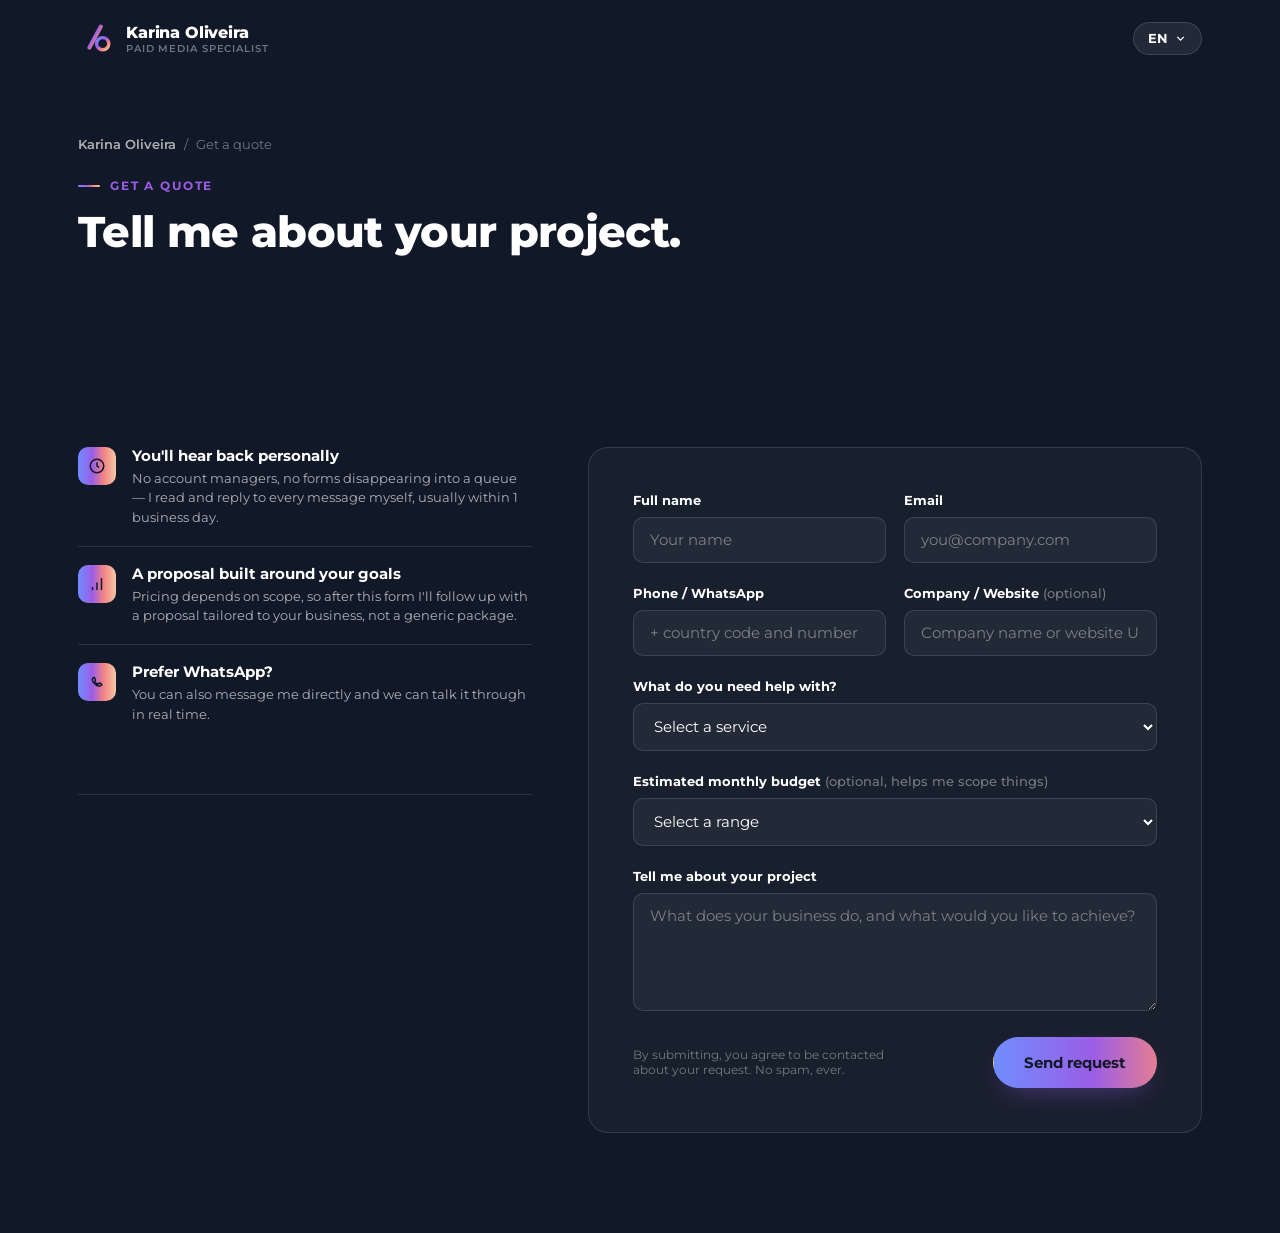
<file: orcamento.html>
<!DOCTYPE html>
<html lang="en">
<head>
<meta charset="UTF-8">
<meta name="viewport" content="width=device-width, initial-scale=1.0">
<title>Get a quote — Karina Oliveira</title>
<meta name="description" content="Request a quote from Karina Oliveira — Paid Media & Growth Specialist.">
<link rel="icon" href="data:image/svg+xml,<svg xmlns=%22http://www.w3.org/2000/svg%22 viewBox=%220 0 40 40%22><defs><linearGradient id=%22g%22 x1=%220%25%22 y1=%220%25%22 x2=%22100%25%22 y2=%22100%25%22><stop offset=%220%25%22 stop-color=%22%236F8DFF%22/><stop offset=%2240%25%22 stop-color=%22%239B5DE5%22/><stop offset=%2270%25%22 stop-color=%22%23F28482%22/><stop offset=%22100%25%22 stop-color=%22%23F6C8A5%22/></linearGradient></defs><rect width=%2240%22 height=%2240%22 rx=%2210%22 fill=%22%23111827%22/><line x1=%2212%22 y1=%2230%22 x2=%2224%22 y2=%228%22 stroke=%22url(%23g)%22 stroke-width=%224.4%22 stroke-linecap=%22round%22/><circle cx=%2226%22 cy=%2226%22 r=%226.4%22 stroke=%22url(%23g)%22 stroke-width=%223.6%22 fill=%22none%22/></svg>">
<link rel="preconnect" href="https://fonts.googleapis.com">
<link rel="preconnect" href="https://fonts.gstatic.com" crossorigin>
<link href="https://fonts.googleapis.com/css2?family=Montserrat:wght@400;500;600;700;800&display=swap" rel="stylesheet">
<link rel="stylesheet" href="style.css">
</head>
<body>

<!-- ============== NAV ============== -->
<header class="nav solid" style="position:absolute;">
  <div class="wrap nav-inner">
    <a href="index.html" class="brand">
      <svg class="mark" viewBox="0 0 40 40" xmlns="http://www.w3.org/2000/svg">
        <defs><linearGradient id="gNav2" x1="0%" y1="0%" x2="100%" y2="100%">
          <stop offset="0%" stop-color="#6F8DFF"/><stop offset="40%" stop-color="#9B5DE5"/>
          <stop offset="70%" stop-color="#F28482"/><stop offset="100%" stop-color="#F6C8A5"/>
        </linearGradient></defs>
        <line x1="12" y1="30" x2="24" y2="8" stroke="url(#gNav2)" stroke-width="4.4" stroke-linecap="round"/>
        <circle cx="26" cy="26" r="6.4" stroke="url(#gNav2)" stroke-width="3.6" fill="none"/>
      </svg>
      <span>
        <span class="brand-name">Karina Oliveira</span>
        <span class="brand-role">Paid Media Specialist</span>
      </span>
    </a>
    <div class="nav-right">
      <div class="lang-switch">
        <button class="lang-btn" type="button" aria-haspopup="true">
          <span data-lang-current>EN</span>
          <svg viewBox="0 0 24 24" fill="none" stroke="currentColor" stroke-width="2.4"><polyline points="6 9 12 15 18 9"/></svg>
        </button>
        <div class="lang-menu">
          <button type="button" data-lang-option="en">English <span>🇬🇧</span></button>
          <button type="button" data-lang-option="pt">Português <span>🇧🇷</span></button>
          <button type="button" data-lang-option="es">Español <span>🇪🇸</span></button>
        </div>
      </div>
    </div>
  </div>
</header>

<main class="form-shell">
  <div class="wrap">
    <div class="breadcrumb">
      <a href="index.html">Karina Oliveira</a> <span>/</span> <span data-i18n="bq_eyebrow">Get a quote</span>
    </div>

    <div class="form-head">
      <span class="eyebrow on-dark" data-i18n="bq_eyebrow">Get a quote</span>
      <h1 class="h2" style="margin-top:16px;" data-i18n="bq_title">Tell me about your project.</h1>
      <p class="lede on-dark" style="margin-top:16px;" data-i18n="bq_sub">sub</p>
    </div>

    <div class="form-layout">
      <div class="form-side">
        <div class="item">
          <div class="ic"><svg viewBox="0 0 24 24" fill="none" stroke="#111827" stroke-width="2"><circle cx="12" cy="12" r="9"/><path d="M12 7v5l3 2"/></svg></div>
          <div><b data-i18n="bq_side1_t">You'll hear back personally</b><p data-i18n="bq_side1_p">p</p></div>
        </div>
        <div class="item">
          <div class="ic"><svg viewBox="0 0 24 24" fill="none" stroke="#111827" stroke-width="2"><path d="M12 20V10"/><path d="M18 20V4"/><path d="M6 20v-4"/></svg></div>
          <div><b data-i18n="bq_side2_t">A proposal built around your goals</b><p data-i18n="bq_side2_p">p</p></div>
        </div>
        <div class="item">
          <div class="ic"><svg viewBox="0 0 24 24" fill="none" stroke="#111827" stroke-width="2"><path d="M17.5 14.4c-.3-.15-1.8-.9-2.1-1-.3-.1-.5-.15-.7.15-.2.3-.8 1-.95 1.15-.17.15-.35.18-.65.03-.3-.15-1.25-.46-2.4-1.48-.9-.8-1.5-1.78-1.67-2.08-.17-.3 0-.46.13-.6.14-.14.3-.35.45-.53.15-.18.2-.3.3-.5.1-.2.05-.38-.02-.53-.08-.15-.7-1.7-.97-2.32-.25-.6-.5-.52-.7-.53h-.6c-.2 0-.53.08-.8.38-.28.3-1.05 1.02-1.05 2.5 0 1.47 1.08 2.9 1.23 3.1.15.2 2.1 3.2 5.1 4.5.7.3 1.27.5 1.7.63.7.22 1.35.2 1.86.12.57-.08 1.8-.73 2.05-1.45.25-.7.25-1.3.17-1.45-.07-.15-.27-.23-.57-.38z"/></svg></div>
          <div>
            <b data-i18n="bq_side3_t">Prefer WhatsApp?</b><p data-i18n="bq_side3_p">p</p>
            <a class="btn btn-outline" style="margin-top:14px;padding:10px 20px;font-size:.82rem;" data-i18n="bq_side3_btn" data-i18n-wa="wa_cta_budget" href="#" target="_blank" rel="noopener">WhatsApp</a>
          </div>
        </div>
      </div>

      <div>
        <div class="card-form">
          <form data-web3form>
            <input type="hidden" name="access_key" value="e5023227-2488-4b40-a442-842fdbe0e51e">
            <input type="hidden" name="subject" value="New quote request — website">
            <input type="hidden" name="from_name" value="Karina Oliveira website — Quote request">
            <input type="checkbox" name="botcheck" class="hidden" style="display:none">

            <div class="row2">
              <div class="field">
                <label data-i18n="f_name">Full name</label>
                <input type="text" name="name" data-i18n-ph="f_name_ph" required>
              </div>
              <div class="field">
                <label data-i18n="f_email">Email</label>
                <input type="email" name="email" data-i18n-ph="f_email_ph" required>
              </div>
            </div>

            <div class="row2">
              <div class="field">
                <label data-i18n="f_phone">Phone / WhatsApp</label>
                <input type="tel" name="phone" data-i18n-ph="f_phone_ph" required>
              </div>
              <div class="field">
                <label><span data-i18n="f_company">Company / Website</span> <span class="opt" data-i18n="f_company_opt">(optional)</span></label>
                <input type="text" name="company" data-i18n-ph="f_company_ph">
              </div>
            </div>

            <div class="field">
              <label data-i18n="f_service">What do you need help with?</label>
              <select name="service" required>
                <option value="" data-i18n="f_service_ph">Select a service</option>
                <option data-i18n="f_service_o1">Paid media (Google / Meta / LinkedIn Ads)</option>
                <option data-i18n="f_service_o2">SEO</option>
                <option data-i18n="f_service_o3">Landing page / website design</option>
                <option data-i18n="f_service_o4">Branding / visual identity</option>
                <option data-i18n="f_service_o5">A mix of the above</option>
                <option data-i18n="f_service_o6">Not sure yet — let's talk</option>
              </select>
            </div>

            <div class="field">
              <label><span data-i18n="f_budget">Estimated monthly budget</span> <span class="opt" data-i18n="f_budget_opt">(optional)</span></label>
              <select name="estimated_budget">
                <option value="" data-i18n="f_budget_ph">Select a range</option>
                <option data-i18n="f_budget_o1">Still defining</option>
                <option data-i18n="f_budget_o2">Up to €500</option>
                <option data-i18n="f_budget_o3">€500 – €2,000</option>
                <option data-i18n="f_budget_o4">€2,000 – €5,000</option>
                <option data-i18n="f_budget_o5">€5,000+</option>
              </select>
            </div>

            <div class="field">
              <label data-i18n="f_message">Tell me about your project</label>
              <textarea name="message" rows="5" data-i18n-ph="f_message_ph" required></textarea>
            </div>

            <div data-form-error class="hidden" style="color:#F28482;font-size:.85rem;margin-bottom:16px;" data-i18n="f_error">error</div>

            <div class="form-foot">
              <p class="form-note" data-i18n="f_note">By submitting, you agree...</p>
              <button type="submit" class="btn btn-grad" data-submit-btn data-i18n="f_submit">Send request</button>
            </div>
          </form>

          <div class="success-box" data-success-box>
            <div class="ic"><svg viewBox="0 0 24 24" fill="none" stroke="#111827" stroke-width="2.4"><polyline points="20 6 9 17 4 12"/></svg></div>
            <h3 data-i18n="f_success_title">Message sent — thank you!</h3>
            <p data-i18n="f_success_p">p</p>
            <a class="btn btn-outline" href="index.html" data-i18n="f_success_btn">Back to home</a>
          </div>
        </div>
      </div>
    </div>
  </div>
</main>

<script src="translations.js"></script>
<script src="main.js"></script>
</body>
</html>
</file>
<file: style.css>
/* =========================================================
   Karina Oliveira — Paid Media & Growth Specialist
   Brand tokens taken directly from the official brand manual
   ========================================================= */

:root{
  /* --- brand colors --- */
  --c-blue:   #6F8DFF;
  --c-purple: #9B5DE5;
  --c-coral:  #F28482;
  --c-peach:  #F6C8A5;
  --c-ink:    #111827;   /* graphite / neutral dark */
  --c-mist:   #E5E5E5;   /* neutral light */
  --c-white:  #FFFFFF;

  --gradient: linear-gradient(90deg, #6F8DFF 0%, #9B5DE5 38%, #F28482 68%, #F6C8A5 100%);
  --gradient-diag: linear-gradient(115deg, #6F8DFF 0%, #9B5DE5 35%, #F28482 65%, #F6C8A5 100%);

  /* --- text on ink --- */
  --ink-soft: rgba(255,255,255,.66);
  --ink-faint: rgba(255,255,255,.4);
  --hair-line: rgba(255,255,255,.12);

  /* --- text on white --- */
  --body-soft: rgba(17,24,39,.64);
  --body-faint: rgba(17,24,39,.42);
  --line: rgba(17,24,39,.1);

  /* --- type --- */
  --font-display: 'Montserrat', 'Poppins', 'Avenir Next', 'Inter', sans-serif;
  --font-body: 'Montserrat', 'Inter', 'Avenir Next', sans-serif;

  /* --- layout --- */
  --maxw: 1180px;
  --radius: 14px;
  --radius-sm: 8px;
  --nav-h: 76px;

  --ease: cubic-bezier(.19,1,.22,1);
}

*,*::before,*::after{ box-sizing:border-box; }
html{ scroll-behavior:smooth; }
@media (prefers-reduced-motion: reduce){
  html{ scroll-behavior:auto; }
  *,*::before,*::after{ animation-duration:.001ms !important; animation-iteration-count:1 !important; transition-duration:.001ms !important; scroll-behavior:auto !important; }
}

body{
  margin:0;
  font-family:var(--font-body);
  color:var(--c-ink);
  background:var(--c-white);
  -webkit-font-smoothing:antialiased;
  overflow-x:hidden;
}

img{ max-width:100%; display:block; }
a{ color:inherit; text-decoration:none; }
ul{ margin:0; padding:0; list-style:none; }
h1,h2,h3,h4,p{ margin:0; }
button{ font-family:inherit; cursor:pointer; }
input,select,textarea{ font-family:inherit; font-size:1rem; }

:focus-visible{
  outline:2px solid var(--c-purple);
  outline-offset:3px;
  border-radius:4px;
}

.wrap{
  max-width:var(--maxw);
  margin:0 auto;
  padding:0 28px;
}

.eyebrow{
  display:inline-flex;
  align-items:center;
  gap:10px;
  font-size:.72rem;
  font-weight:700;
  letter-spacing:.16em;
  text-transform:uppercase;
  color:var(--c-purple);
}
.eyebrow::before{
  content:'';
  width:22px; height:2px;
  background:var(--gradient);
  border-radius:2px;
}
.on-dark .eyebrow{ color:var(--c-peach); }

h1,.h1{
  font-family:var(--font-display);
  font-weight:800;
  line-height:1.04;
  letter-spacing:-.02em;
  font-size:clamp(2.4rem, 5.4vw, 4.4rem);
}
h2,.h2{
  font-family:var(--font-display);
  font-weight:800;
  line-height:1.08;
  letter-spacing:-.015em;
  font-size:clamp(1.9rem, 3.6vw, 2.7rem);
}
h3,.h3{
  font-family:var(--font-display);
  font-weight:700;
  line-height:1.2;
  font-size:clamp(1.15rem, 1.8vw, 1.4rem);
}
.lede{
  font-size:clamp(1.05rem, 1.5vw, 1.2rem);
  line-height:1.6;
  color:var(--body-soft);
}
.on-dark .lede{ color:var(--ink-soft); }

/* =================== BUTTONS =================== */
.btn{
  display:inline-flex;
  align-items:center;
  justify-content:center;
  gap:10px;
  padding:15px 30px;
  border-radius:999px;
  font-weight:700;
  font-size:.95rem;
  border:1px solid transparent;
  transition:transform .35s var(--ease), box-shadow .35s var(--ease), background .35s var(--ease), color .35s var(--ease), border-color .35s var(--ease);
  white-space:nowrap;
}
.btn svg{ width:18px; height:18px; flex:none; }
.btn-grad{
  background:var(--gradient);
  background-size:160% 100%;
  background-position:0% 0%;
  color:var(--c-ink);
  box-shadow:0 10px 30px -12px rgba(155,93,229,.55);
}
.btn-grad:hover{ background-position:100% 0%; transform:translateY(-2px); box-shadow:0 16px 34px -12px rgba(155,93,229,.65); }
.btn-outline{
  background:transparent;
  border-color:var(--line);
  color:var(--c-ink);
}
.btn-outline:hover{ border-color:var(--c-purple); color:var(--c-purple); transform:translateY(-2px); }
.on-dark .btn-outline{ border-color:var(--hair-line); color:var(--c-white); }
.on-dark .btn-outline:hover{ border-color:var(--c-peach); color:var(--c-peach); }
.btn-block{ width:100%; }
.btn[disabled]{ opacity:.55; cursor:not-allowed; transform:none !important; }

/* =================== NAV =================== */
header.nav{
  position:fixed; top:0; left:0; right:0; z-index:100;
  height:var(--nav-h);
  display:flex; align-items:center;
  background:rgba(17,24,39,.0);
  transition:background .35s var(--ease), box-shadow .35s var(--ease), backdrop-filter .35s var(--ease);
}
header.nav.solid{
  background:rgba(255,255,255,.86);
  backdrop-filter:blur(14px);
  box-shadow:0 1px 0 var(--line);
}
.nav-inner{
  width:100%;
  display:flex; align-items:center; justify-content:space-between;
  gap:20px;
}
.brand{ display:flex; align-items:center; gap:10px; font-family:var(--font-display); font-weight:800; letter-spacing:-.01em; }
.brand .mark{ width:38px; height:38px; }
.brand-name{ font-size:1.02rem; color:var(--c-white); transition:color .35s var(--ease); }
header.nav.solid .brand-name{ color:var(--c-ink); }
.brand-role{ display:block; font-size:.62rem; font-weight:600; letter-spacing:.09em; text-transform:uppercase; color:var(--ink-faint); }
header.nav.solid .brand-role{ color:var(--body-faint); }

.nav-links{ display:none; align-items:center; gap:32px; }
@media (min-width:900px){ .nav-links{ display:flex; } }
.nav-links a{
  font-size:.86rem; font-weight:600; color:var(--ink-soft);
  position:relative; padding:6px 0;
  transition:color .3s var(--ease);
}
header.nav.solid .nav-links a{ color:var(--body-soft); }
.nav-links a:hover{ color:var(--c-white); }
header.nav.solid .nav-links a:hover{ color:var(--c-ink); }
.nav-links a::after{
  content:''; position:absolute; left:0; right:100%; bottom:0; height:2px;
  background:var(--gradient); border-radius:2px; transition:right .3s var(--ease);
}
.nav-links a:hover::after{ right:0; }

.nav-right{ display:flex; align-items:center; gap:14px; }

.lang-switch{ position:relative; }
.lang-btn{
  display:flex; align-items:center; gap:6px;
  background:rgba(255,255,255,.08);
  border:1px solid var(--hair-line);
  color:var(--c-white);
  padding:8px 14px; border-radius:999px; font-size:.8rem; font-weight:700;
  transition:background .3s, border-color .3s, color .3s;
}
header.nav.solid .lang-btn{ background:rgba(17,24,39,.04); border-color:var(--line); color:var(--c-ink); }
.lang-btn svg{ width:13px; height:13px; transition:transform .25s var(--ease); }
.lang-switch.open .lang-btn svg{ transform:rotate(180deg); }
.lang-menu{
  position:absolute; top:calc(100% + 10px); right:0;
  background:var(--c-white); border:1px solid var(--line); border-radius:12px;
  box-shadow:0 18px 40px -12px rgba(17,24,39,.25);
  padding:6px; min-width:150px;
  opacity:0; visibility:hidden; transform:translateY(-6px);
  transition:opacity .25s var(--ease), transform .25s var(--ease), visibility .25s;
}
.lang-switch.open .lang-menu{ opacity:1; visibility:visible; transform:translateY(0); }
.lang-menu button{
  width:100%; text-align:left; background:none; border:none; border-radius:8px;
  padding:10px 12px; font-size:.85rem; font-weight:600; color:var(--c-ink);
  display:flex; align-items:center; justify-content:space-between;
}
.lang-menu button:hover{ background:var(--c-mist); }
.lang-menu button.active{ color:var(--c-purple); }

.nav-cta{ display:none; }
@media (min-width:900px){ .nav-cta{ display:inline-flex; } }

.burger{
  display:flex; width:42px; height:42px; align-items:center; justify-content:center;
  background:rgba(255,255,255,.08); border:1px solid var(--hair-line); border-radius:10px;
}
header.nav.solid .burger{ background:rgba(17,24,39,.04); border-color:var(--line); }
.burger span{ display:none; }
.burger svg{ width:18px; height:18px; color:var(--c-white); }
header.nav.solid .burger svg{ color:var(--c-ink); }
@media (min-width:900px){ .burger{ display:none; } }

.mobile-panel{
  position:fixed; inset:0; z-index:99;
  background:var(--c-ink);
  padding:110px 28px 40px;
  display:flex; flex-direction:column; gap:6px;
  transform:translateY(-8px); opacity:0; visibility:hidden;
  transition:opacity .3s var(--ease), transform .3s var(--ease), visibility .3s;
}
.mobile-panel.open{ opacity:1; visibility:visible; transform:translateY(0); }
.mobile-panel a{
  font-family:var(--font-display); font-size:1.5rem; font-weight:700; color:var(--c-white);
  padding:16px 4px; border-bottom:1px solid var(--hair-line);
}
.mobile-panel .btn{ margin-top:20px; }

/* =================== HERO =================== */
.hero{
  position:relative;
  background:var(--c-ink);
  color:var(--c-white);
  padding:calc(var(--nav-h) + 74px) 0 190px;
  overflow:hidden;
}
.hero .btn-outline{ border-color:var(--hair-line); color:var(--c-white); }
.hero .btn-outline:hover{ border-color:var(--c-peach); color:var(--c-peach); }
@media (max-width:640px){
  .hero{ padding-bottom:56px; }
  .hero-grid{ gap:36px; }
  .hero-stats{ margin-top:36px; gap:22px; }
}
.hero-grid{
  position:relative; z-index:2;
  display:grid; gap:56px;
  grid-template-columns:1.15fr .85fr;
  align-items:center;
}
@media (max-width:980px){ .hero-grid{ grid-template-columns:1fr; } }

.hero h1{ margin-top:22px; }
.hero h1 .accent{
  background:var(--gradient);
  -webkit-background-clip:text; background-clip:text; color:transparent;
}
.hero-sub{ margin-top:26px; max-width:560px; }
.hero-actions{ display:flex; flex-wrap:wrap; gap:14px; margin-top:38px; }

.hero-stats{ display:flex; gap:34px; margin-top:56px; flex-wrap:wrap; }
.hero-stat b{ display:block; font-family:var(--font-display); font-size:1.9rem; font-weight:800; }
.hero-stat b .g{ background:var(--gradient); -webkit-background-clip:text; background-clip:text; color:transparent; }
.hero-stat span{ font-size:.76rem; color:var(--ink-faint); font-weight:600; letter-spacing:.02em; }

.hero-portrait{ position:relative; justify-self:center; }
.hero-portrait-frame{
  position:relative; width:min(360px, 78vw); aspect-ratio:4/5;
  border-radius:26px; overflow:hidden;
  box-shadow:0 40px 80px -24px rgba(0,0,0,.55);
}
.hero-portrait-frame img{ width:100%; height:100%; object-fit:cover; }
.hero-portrait-glow{
  position:absolute; inset:-30px; z-index:-1;
  background:var(--gradient-diag);
  filter:blur(50px); opacity:.55; border-radius:40px;
}
.hero-portrait-card{
  position:absolute; left:-28px; bottom:-24px;
  background:var(--c-white); color:var(--c-ink);
  border-radius:14px; padding:14px 18px;
  box-shadow:0 20px 40px -14px rgba(0,0,0,.35);
  display:flex; align-items:center; gap:12px;
  min-width:200px;
}
@media (max-width:480px){ .hero-portrait-card{ left:0; right:0; margin:0 auto; } }
.hero-portrait-card .dot{ width:10px; height:10px; border-radius:50%; background:var(--gradient); flex:none; }
.hero-portrait-card b{ display:block; font-size:.92rem; }
.hero-portrait-card span{ font-size:.72rem; color:var(--body-faint); }

.hero-wave{
  position:absolute; left:0; right:0; bottom:-2px; z-index:1;
  width:100%; height:auto; line-height:0;
}

/* diagonal cut like the brand cover */
.hero::before{
  content:'';
  position:absolute; z-index:0;
  right:-10%; top:-20%; width:70%; height:160%;
  background:rgba(255,255,255,.02);
  transform:skewX(-14deg);
  border-left:1px solid var(--hair-line);
}

/* =================== SECTION shell =================== */
section{ position:relative; }
.section-pad{ padding:120px 0; }
@media (max-width:720px){ .section-pad{ padding:84px 0; } }
.section-head{ max-width:640px; margin-bottom:56px; }
.section-head h2{ margin-top:16px; }
.section-head p{ margin-top:18px; }
.section-head.center{ margin-left:auto; margin-right:auto; text-align:center; }

.bg-ink{ background:var(--c-ink); color:var(--c-white); }
.bg-mist{ background:#FAFAFB; }

/* =================== ABOUT =================== */
.about-grid{ display:grid; grid-template-columns:.9fr 1.1fr; gap:64px; align-items:start; }
@media (max-width:900px){ .about-grid{ grid-template-columns:1fr; gap:40px; } }
.about-copy p + p{ margin-top:18px; }
.about-copy{ color:var(--body-soft); line-height:1.75; }

.timeline{ margin-top:8px; }
.tl-item{
  position:relative; padding:0 0 34px 30px; border-left:2px solid var(--line);
}
.tl-item:last-child{ border-color:transparent; padding-bottom:0; }
.tl-item::before{
  content:''; position:absolute; left:-7px; top:2px; width:12px; height:12px;
  border-radius:50%; background:var(--gradient);
  box-shadow:0 0 0 4px var(--c-white);
}
.tl-role{ font-weight:700; font-size:1.02rem; }
.tl-meta{ font-size:.78rem; color:var(--body-faint); font-weight:600; margin-top:3px; }
.tl-desc{ margin-top:8px; color:var(--body-soft); font-size:.92rem; line-height:1.6; }

.edu-grid{ display:grid; grid-template-columns:1fr 1fr; gap:18px; margin-top:34px; }
@media (max-width:560px){ .edu-grid{ grid-template-columns:1fr; } }
.edu-card{
  border:1px solid var(--line); border-radius:var(--radius); padding:22px;
  transition:transform .3s var(--ease), box-shadow .3s var(--ease), border-color .3s var(--ease);
}
.edu-card:hover{ transform:translateY(-4px); box-shadow:0 20px 36px -20px rgba(17,24,39,.2); border-color:transparent; }
.edu-card .icon{ width:38px; height:38px; border-radius:10px; background:var(--gradient); display:flex; align-items:center; justify-content:center; margin-bottom:14px; }
.edu-card .icon svg{ width:18px; height:18px; color:var(--c-white); }
.edu-card b{ display:block; font-size:.98rem; }
.edu-card span{ display:block; font-size:.8rem; color:var(--body-faint); margin-top:4px; }

/* =================== SKILLS =================== */
.skills-grid{
  display:grid; grid-template-columns:repeat(4, 1fr); gap:16px; margin-top:10px;
}
@media (max-width:860px){ .skills-grid{ grid-template-columns:repeat(2, 1fr); } }
@media (max-width:480px){ .skills-grid{ grid-template-columns:1fr; } }
.skill-card{
  background:var(--c-white); border:1px solid var(--line); border-radius:var(--radius);
  padding:26px 22px;
  transition:transform .35s var(--ease), box-shadow .35s var(--ease);
}
.skill-card:hover{ transform:translateY(-6px); box-shadow:0 24px 44px -22px rgba(17,24,39,.25); }
.skill-card .icon{ width:46px; height:46px; border-radius:12px; background:var(--gradient); display:flex; align-items:center; justify-content:center; margin-bottom:18px; }
.skill-card .icon svg{ width:22px; height:22px; color:var(--c-white); }
.skill-card h3{ margin-bottom:8px; }
.skill-card p{ font-size:.86rem; color:var(--body-soft); line-height:1.55; }

.tool-row{ display:flex; flex-wrap:wrap; gap:10px; margin-top:44px; }
.tool-chip{
  border:1px solid var(--line); border-radius:999px; padding:9px 18px; font-size:.82rem; font-weight:600;
  color:var(--body-soft); transition:border-color .3s, color .3s, transform .3s;
}
.tool-chip:hover{ border-color:var(--c-purple); color:var(--c-purple); transform:translateY(-2px); }

/* =================== CASES =================== */
.case-tabs{ display:flex; gap:10px; flex-wrap:wrap; margin-bottom:44px; }
.case-tab{
  padding:11px 20px; border-radius:999px; border:1px solid var(--line);
  font-size:.84rem; font-weight:700; color:var(--body-soft);
  transition:all .3s var(--ease); background:var(--c-white);
}
.case-tab.active{ background:var(--c-ink); color:var(--c-white); border-color:var(--c-ink); }

.case-panel{ display:none; }
.case-panel.active{ display:block; animation:fadeUp .5s var(--ease); }
@keyframes fadeUp{ from{ opacity:0; transform:translateY(14px);} to{opacity:1; transform:translateY(0);} }

.case-card{
  display:grid; grid-template-columns:1fr 1fr; gap:0;
  border:1px solid var(--line); border-radius:var(--radius); overflow:hidden;
  background:var(--c-white);
}
@media (max-width:820px){ .case-card{ grid-template-columns:1fr; } }
.case-info{ padding:44px; }
.case-info .tag{ font-size:.72rem; font-weight:700; letter-spacing:.1em; text-transform:uppercase; color:var(--c-purple); }
.case-info h3{ margin-top:12px; font-size:clamp(1.3rem,2vw,1.7rem); }
.case-info p.desc{ margin-top:14px; color:var(--body-soft); line-height:1.65; font-size:.94rem; }
.case-stats{ display:grid; grid-template-columns:1fr 1fr; gap:16px; margin-top:28px; }
.case-stat b{ display:block; font-family:var(--font-display); font-size:1.7rem; font-weight:800; background:var(--gradient); -webkit-background-clip:text; background-clip:text; color:transparent; }
.case-stat span{ font-size:.76rem; color:var(--body-faint); font-weight:600; }
.case-visual{
  background:var(--gradient-diag); display:flex; align-items:center; justify-content:center; padding:30px;
  min-height:280px;
}
.case-visual img{ border-radius:10px; box-shadow:0 30px 60px -20px rgba(17,24,39,.4); max-height:320px; width:auto; object-fit:contain; }
.case-note{ margin-top:16px; font-size:.74rem; color:var(--body-faint); font-style:italic; }

/* =================== RESOURCES (ebooks) =================== */
.res-grid{ display:grid; grid-template-columns:1fr 1fr; gap:26px; }
@media (max-width:820px){ .res-grid{ grid-template-columns:1fr; } }
.res-card{
  display:grid; grid-template-columns:130px 1fr; gap:22px;
  border:1px solid var(--hair-line); border-radius:var(--radius); padding:24px;
  background:rgba(255,255,255,.03);
  transition:transform .3s var(--ease), border-color .3s;
}
.res-card:hover{ transform:translateY(-4px); border-color:rgba(255,255,255,.3); }
.res-cover{ border-radius:8px; overflow:hidden; box-shadow:0 20px 40px -16px rgba(0,0,0,.5); }
.res-card h3{ color:var(--c-white); font-size:1.05rem; }
.res-card p{ margin-top:10px; font-size:.86rem; color:var(--ink-soft); line-height:1.55; }
.res-card .tag{ display:inline-block; margin-top:14px; font-size:.72rem; font-weight:700; letter-spacing:.08em; text-transform:uppercase; color:var(--c-peach); }

/* =================== SECTOR PORTFOLIO STRIP =================== */
.sector-grid{ display:grid; grid-template-columns:repeat(4,1fr); gap:16px; }
@media (max-width:900px){ .sector-grid{ grid-template-columns:repeat(2,1fr); } }
@media (max-width:480px){ .sector-grid{ grid-template-columns:1fr; } }
.sector-card{
  position:relative; border-radius:var(--radius); overflow:hidden; aspect-ratio:3/4;
  border:1px solid var(--line);
}
.sector-card img{ width:100%; height:100%; object-fit:cover; transition:transform .5s var(--ease); }
.sector-card:hover img{ transform:scale(1.06); }
.sector-card .overlay{
  position:absolute; inset:0; background:linear-gradient(0deg, rgba(17,24,39,.86) 0%, rgba(17,24,39,.1) 55%, transparent 100%);
  display:flex; align-items:flex-end; padding:20px;
}
.sector-card .overlay span{ color:var(--c-white); font-weight:700; font-size:.95rem; }

/* =================== CTA SPLIT (bottom of home) =================== */
.split-cta{ display:grid; grid-template-columns:1fr 1fr; gap:24px; }
@media (max-width:780px){ .split-cta{ grid-template-columns:1fr; } }
.split-card{
  border-radius:20px; padding:44px; position:relative; overflow:hidden;
  display:flex; flex-direction:column; justify-content:space-between; min-height:300px;
}
.split-card.ink{ background:var(--c-ink); color:var(--c-white); }
.split-card.grad{ background:var(--gradient-diag); color:var(--c-ink); }
.split-card h3{ font-size:clamp(1.4rem,2.4vw,1.8rem); max-width:340px; }
.split-card p{ margin-top:14px; max-width:340px; font-size:.94rem; }
.split-card.ink p{ color:var(--ink-soft); }
.split-card.grad p{ color:rgba(17,24,39,.72); }
.split-card .btn{ margin-top:30px; align-self:flex-start; }
.split-card .num{ position:absolute; right:24px; top:14px; font-family:var(--font-display); font-weight:800; font-size:5.5rem; opacity:.08; }

/* =================== FOOTER =================== */
footer{ background:var(--c-ink); color:var(--c-white); padding:80px 0 30px; }
.footer-grid{ display:grid; grid-template-columns:1.3fr 1fr 1fr; gap:40px; padding-bottom:50px; border-bottom:1px solid var(--hair-line); }
@media (max-width:760px){ .footer-grid{ grid-template-columns:1fr; gap:36px; } }
.footer-brand{ display:flex; align-items:center; gap:10px; margin-bottom:16px; }
.footer-brand .mark{ width:34px; height:34px; }
.footer-brand span{ font-family:var(--font-display); font-weight:800; font-size:1.05rem; }
.footer-col h4{ font-size:.76rem; font-weight:700; letter-spacing:.1em; text-transform:uppercase; color:var(--c-peach); margin-bottom:18px; }
.footer-col ul li{ margin-bottom:12px; }
.footer-col ul a{ font-size:.9rem; color:var(--ink-soft); transition:color .3s; }
.footer-col ul a:hover{ color:var(--c-white); }
.footer-bottom{ display:flex; justify-content:space-between; align-items:center; padding-top:26px; flex-wrap:wrap; gap:12px; }
.footer-bottom p{ font-size:.78rem; color:var(--ink-faint); }
.footer-socials{ display:flex; gap:12px; }
.footer-socials a{
  width:36px; height:36px; border-radius:50%; border:1px solid var(--hair-line);
  display:flex; align-items:center; justify-content:center; transition:border-color .3s, background .3s;
}
.footer-socials a:hover{ border-color:var(--c-peach); background:rgba(255,255,255,.06); }
.footer-socials svg{ width:15px; height:15px; }

/* =================== WHATSAPP FLOAT =================== */
.wa-float{
  position:fixed; right:22px; bottom:22px; z-index:90;
  width:58px; height:58px; border-radius:50%;
  background:var(--gradient); display:flex; align-items:center; justify-content:center;
  box-shadow:0 14px 30px -10px rgba(155,93,229,.6);
  animation:float 3.2s ease-in-out infinite;
}
.wa-float svg{ width:26px; height:26px; color:var(--c-ink); }
@keyframes float{ 0%,100%{ transform:translateY(0);} 50%{ transform:translateY(-8px);} }
@media (prefers-reduced-motion: reduce){ .wa-float{ animation:none; } }

/* =================== reveal-on-scroll =================== */
[data-reveal]{ opacity:0; transform:translateY(26px); transition:opacity .7s var(--ease), transform .7s var(--ease); }
[data-reveal].in{ opacity:1; transform:translateY(0); }
[data-reveal="stagger"] > *{ opacity:0; transform:translateY(20px); transition:opacity .6s var(--ease), transform .6s var(--ease); }
[data-reveal="stagger"].in > *{ opacity:1; transform:translateY(0); }
[data-reveal="stagger"].in > *:nth-child(1){ transition-delay:.05s; }
[data-reveal="stagger"].in > *:nth-child(2){ transition-delay:.14s; }
[data-reveal="stagger"].in > *:nth-child(3){ transition-delay:.23s; }
[data-reveal="stagger"].in > *:nth-child(4){ transition-delay:.32s; }

/* =================== FORM PAGES =================== */
.form-shell{
  background:var(--c-ink); color:var(--c-white); min-height:100vh;
  padding:calc(var(--nav-h) + 60px) 0 100px;
}
.form-head{ max-width:640px; }
.form-layout{ display:grid; grid-template-columns:.85fr 1.15fr; gap:56px; margin-top:52px; align-items:flex-start; }
@media (max-width:940px){ .form-layout{ grid-template-columns:1fr; } }
.form-side{ position:sticky; top:120px; }
@media (max-width:940px){ .form-side{ position:static; } }
.form-side .item{ display:flex; gap:16px; padding:18px 0; border-bottom:1px solid var(--hair-line); }
.form-side .item:first-child{ padding-top:0; }
.form-side .item .ic{ width:38px; height:38px; border-radius:10px; background:var(--gradient); display:flex; align-items:center; justify-content:center; flex:none; }
.form-side .item .ic svg{ width:18px; height:18px; color:var(--c-ink); }
.form-side .item b{ display:block; font-size:.92rem; }
.form-side .item p{ font-size:.82rem; color:var(--ink-soft); margin-top:4px; line-height:1.5; }

.card-form{
  background:rgba(255,255,255,.03); border:1px solid var(--hair-line); border-radius:20px;
  padding:clamp(24px,4vw,44px);
}
.field{ margin-bottom:22px; }
.field label{ display:block; font-size:.82rem; font-weight:700; margin-bottom:9px; color:var(--c-white); }
.field .opt{ font-weight:500; color:var(--ink-faint); text-transform:none; letter-spacing:0; }
.field input[type=text],
.field input[type=email],
.field input[type=tel],
.field select,
.field textarea{
  width:100%; background:rgba(255,255,255,.05); border:1px solid var(--hair-line); border-radius:10px;
  padding:13px 16px; color:var(--c-white); font-size:.92rem;
  transition:border-color .3s, background .3s;
}
.field textarea{ resize:vertical; min-height:110px; }
.field input::placeholder, .field textarea::placeholder{ color:var(--ink-faint); }
.field input:focus, .field select:focus, .field textarea:focus{ border-color:var(--c-purple); background:rgba(255,255,255,.08); outline:none; }
.field select option{ background:var(--c-ink); color:var(--c-white); }
.row2{ display:grid; grid-template-columns:1fr 1fr; gap:18px; }
@media (max-width:560px){ .row2{ grid-template-columns:1fr; } }

.chip-group{ display:flex; flex-wrap:wrap; gap:10px; }
.chip{
  position:relative;
}
.chip input{ position:absolute; opacity:0; inset:0; cursor:pointer; margin:0; }
.chip .box{
  display:flex; align-items:center; gap:8px; padding:11px 18px; border-radius:999px;
  border:1px solid var(--hair-line); font-size:.85rem; font-weight:600; color:var(--ink-soft);
  transition:all .25s var(--ease); background:rgba(255,255,255,.03);
}
.chip input:checked + .box{ background:var(--gradient); border-color:transparent; color:var(--c-ink); }
.chip input:focus-visible + .box{ outline:2px solid var(--c-purple); outline-offset:2px; }

.form-foot{ display:flex; align-items:center; justify-content:space-between; gap:20px; margin-top:8px; flex-wrap:wrap; }
.form-note{ font-size:.76rem; color:var(--ink-faint); max-width:280px; }

.success-box{
  display:none; text-align:center; padding:60px 20px;
}
.success-box.show{ display:block; }
.success-box .ic{
  width:74px; height:74px; border-radius:50%; background:var(--gradient); display:flex; align-items:center; justify-content:center;
  margin:0 auto 26px;
}
.success-box .ic svg{ width:34px; height:34px; color:var(--c-ink); }
.success-box h3{ font-size:1.5rem; }
.success-box p{ margin-top:12px; color:var(--ink-soft); max-width:420px; margin-left:auto; margin-right:auto; }
.success-box .btn{ margin-top:26px; }

.hidden{ display:none !important; }

.skip-link{
  position:absolute; left:-999px; top:auto;
  background:var(--c-white); color:var(--c-ink); padding:14px 20px; border-radius:8px;
  font-weight:700; font-size:.85rem; z-index:200;
}
.skip-link:focus{ left:16px; top:16px; }

.breadcrumb{ display:flex; align-items:center; gap:8px; font-size:.82rem; color:var(--ink-faint); margin-bottom:20px; }
.breadcrumb a{ color:var(--ink-soft); font-weight:600; }
.breadcrumb a:hover{ color:var(--c-white); }

.progress-track{ height:4px; border-radius:4px; background:var(--hair-line); overflow:hidden; margin-top:26px; }
.progress-fill{ height:100%; width:0%; background:var(--gradient); border-radius:4px; transition:width .4s var(--ease); }
</file>
